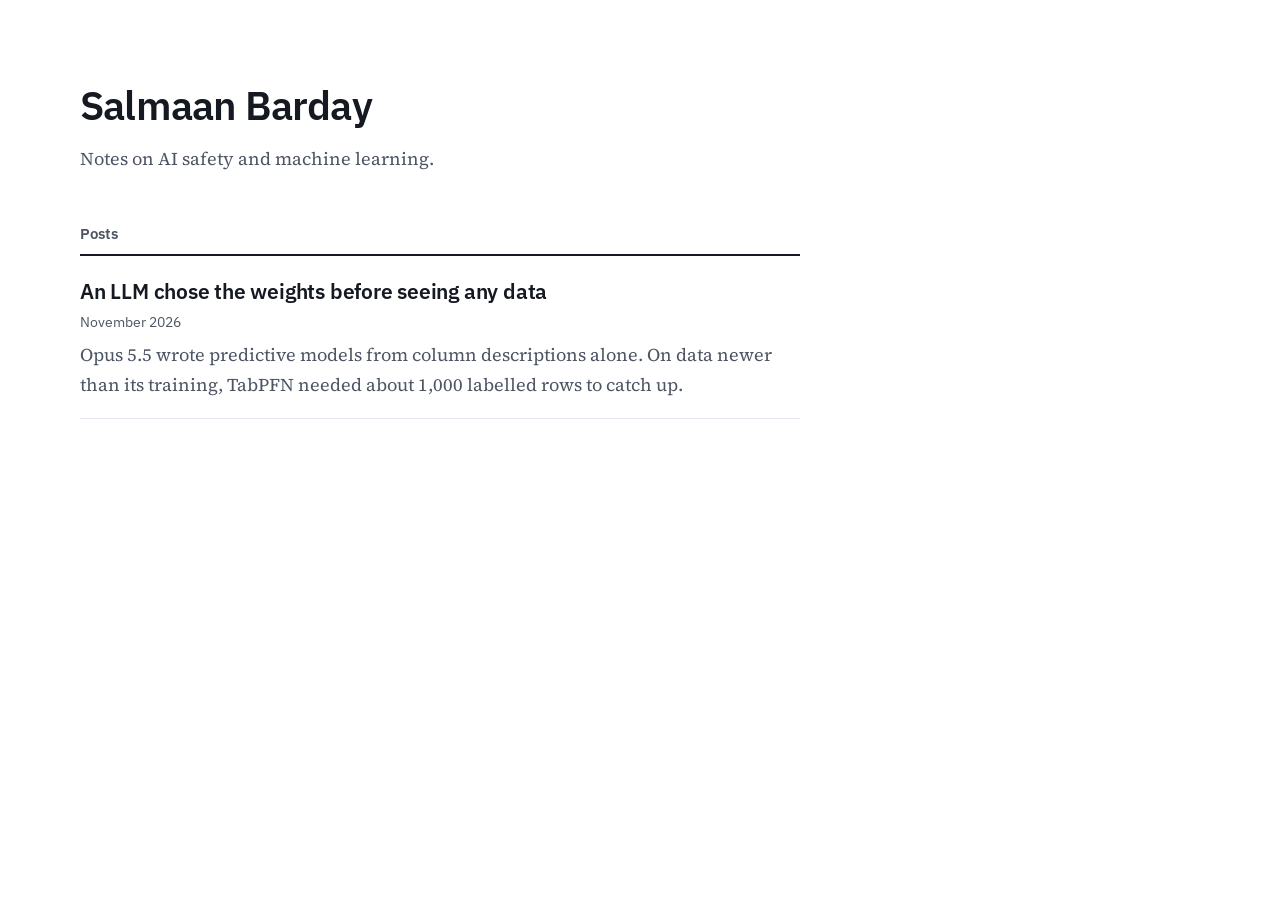
<file: index.html>
<!doctype html>
<html lang="en">
<head>
<meta charset="utf-8">
<meta name="viewport" content="width=device-width, initial-scale=1">
<title>Salmaan Barday</title>
<link rel="stylesheet" href="assets/fonts.css">
<style>
  :root { --bg: #ffffff; --ink: #151a22; --ink2: #4d5564; --rule: #e2e6ec; --accent: #2a78d6; }
  body { margin: 0; background: var(--bg); color: var(--ink); font: 18px/1.65 "Source Serif 4", Georgia, serif; }
  main { max-width: 1120px; margin: 0 auto; padding: 72px 28px; }
  h1, h2, .post a, .post .when { font-family: "IBM Plex Sans", system-ui, sans-serif; }
  h1 { font-size: 40px; font-weight: 600; letter-spacing: -0.02em; margin: 0 0 6px; }
  .sub { color: var(--ink2); margin: 0 0 48px; }
  h2 { font-size: 15px; font-weight: 600; color: var(--ink2); border-bottom: 2px solid var(--ink); padding-bottom: 8px; margin: 0; max-width: 720px; }
  .post { padding: 18px 0; border-bottom: 1px solid var(--rule); max-width: 720px; }
  .post a { color: var(--ink); font-size: 21px; font-weight: 600; text-decoration: none; letter-spacing: -0.01em; }
  .post a:hover, .post a:focus-visible { color: var(--accent); }
  .post .when { font-size: 14px; color: var(--ink2); margin-top: 2px; }
  .post p { margin: 6px 0 0; color: var(--ink2); }
  @media (max-width: 860px) { main { padding: 44px 18px; } h1 { font-size: 30px; } }
</style>
</head>
<body>
<main>
  <h1>Salmaan Barday</h1>
  <p class="sub">Notes on AI safety and machine learning.</p>
  <h2>Posts</h2>
  <div class="post">
    <a href="blog/llm-written-models/">An LLM chose the weights before seeing any data</a>
    <div class="when">November 2026</div>
    <p>Opus 5.5 wrote predictive models from column descriptions alone. On data newer than its training, TabPFN needed about 1,000 labelled rows to catch up.</p>
  </div>
</main>
</body>
</html>
</file>
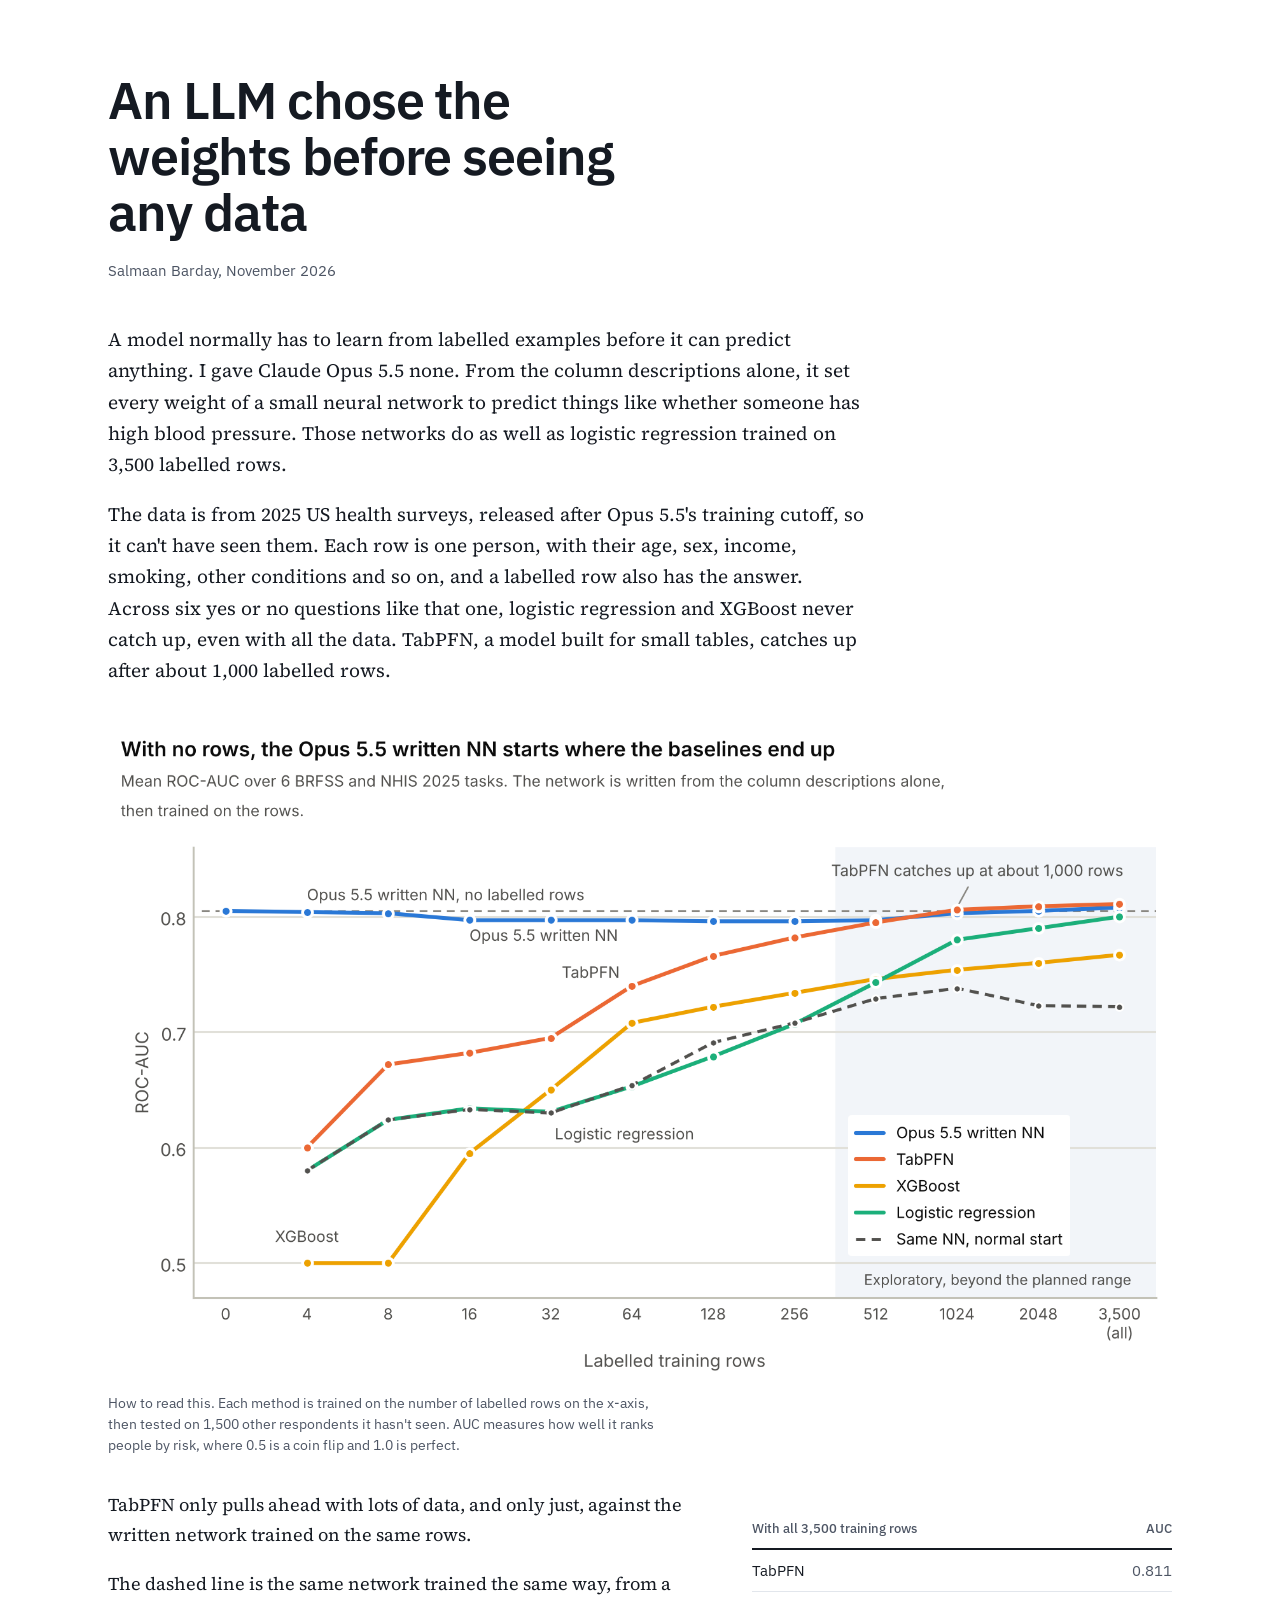
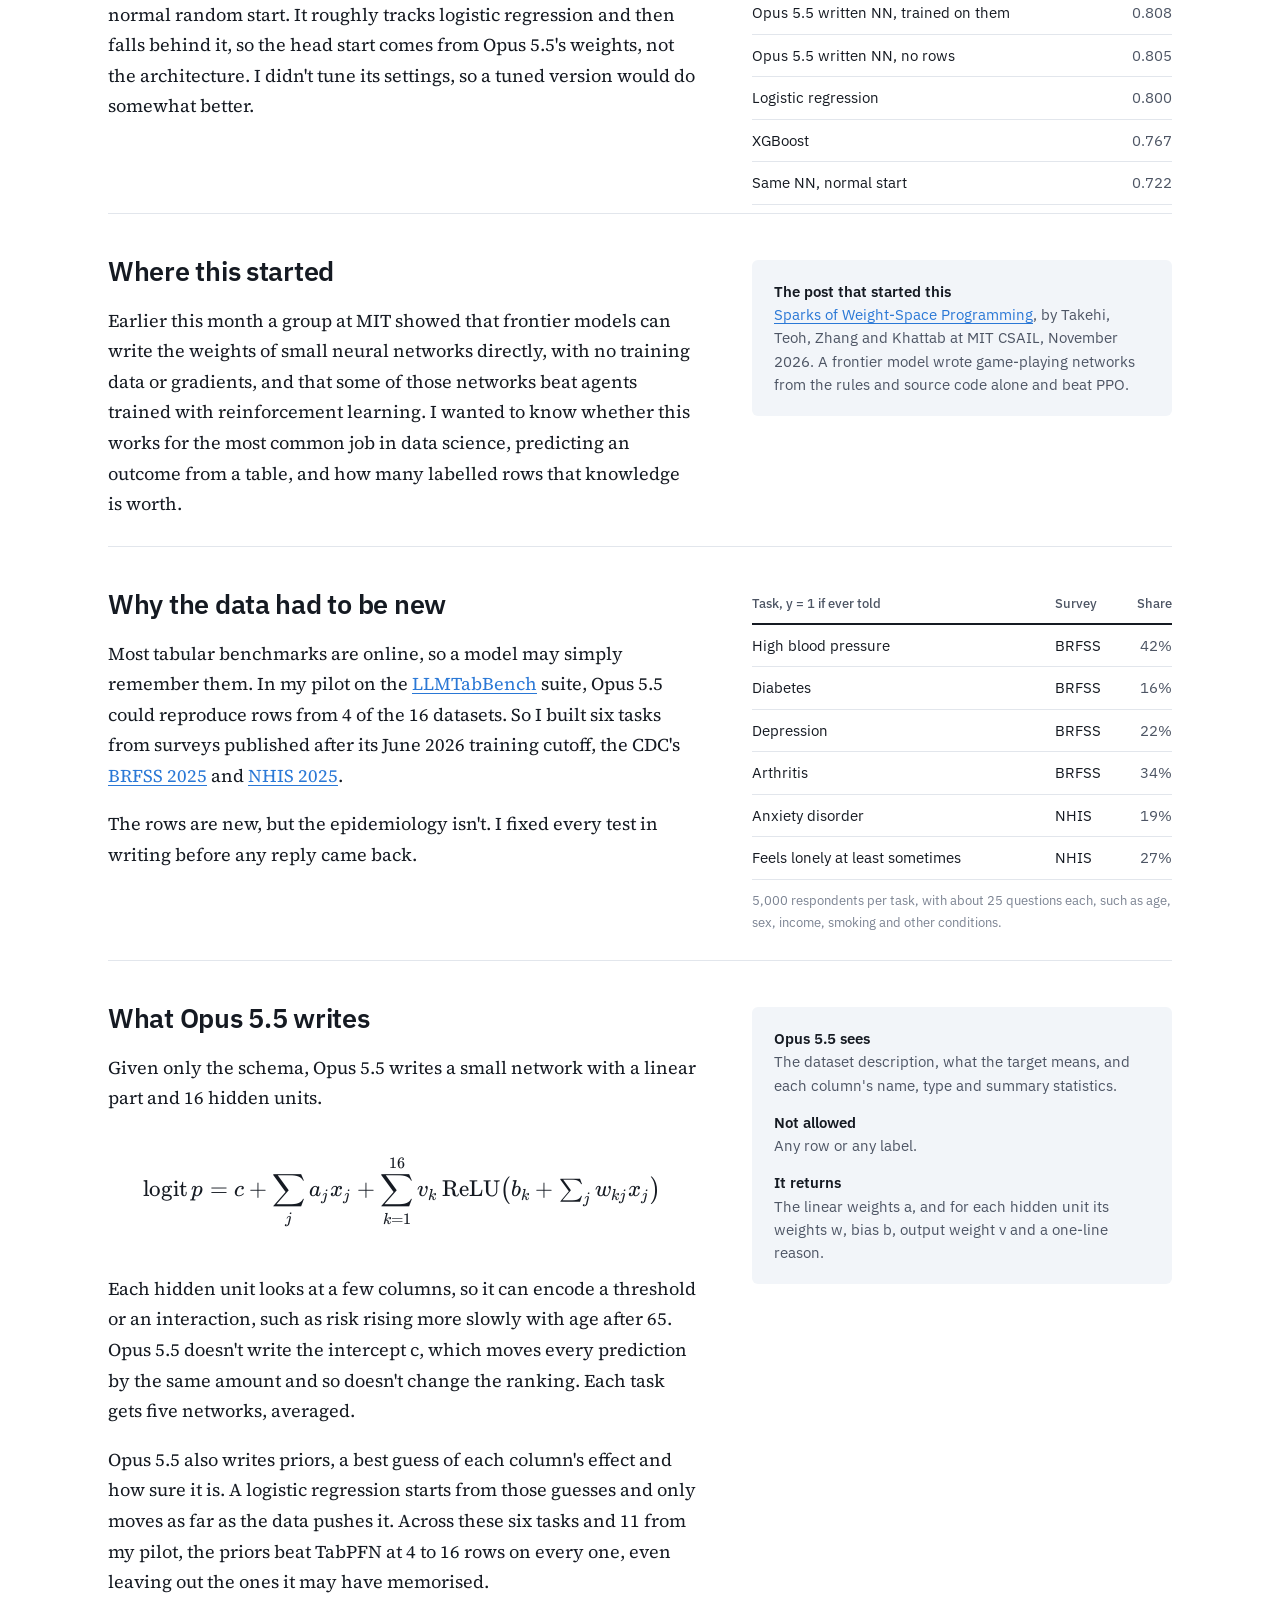
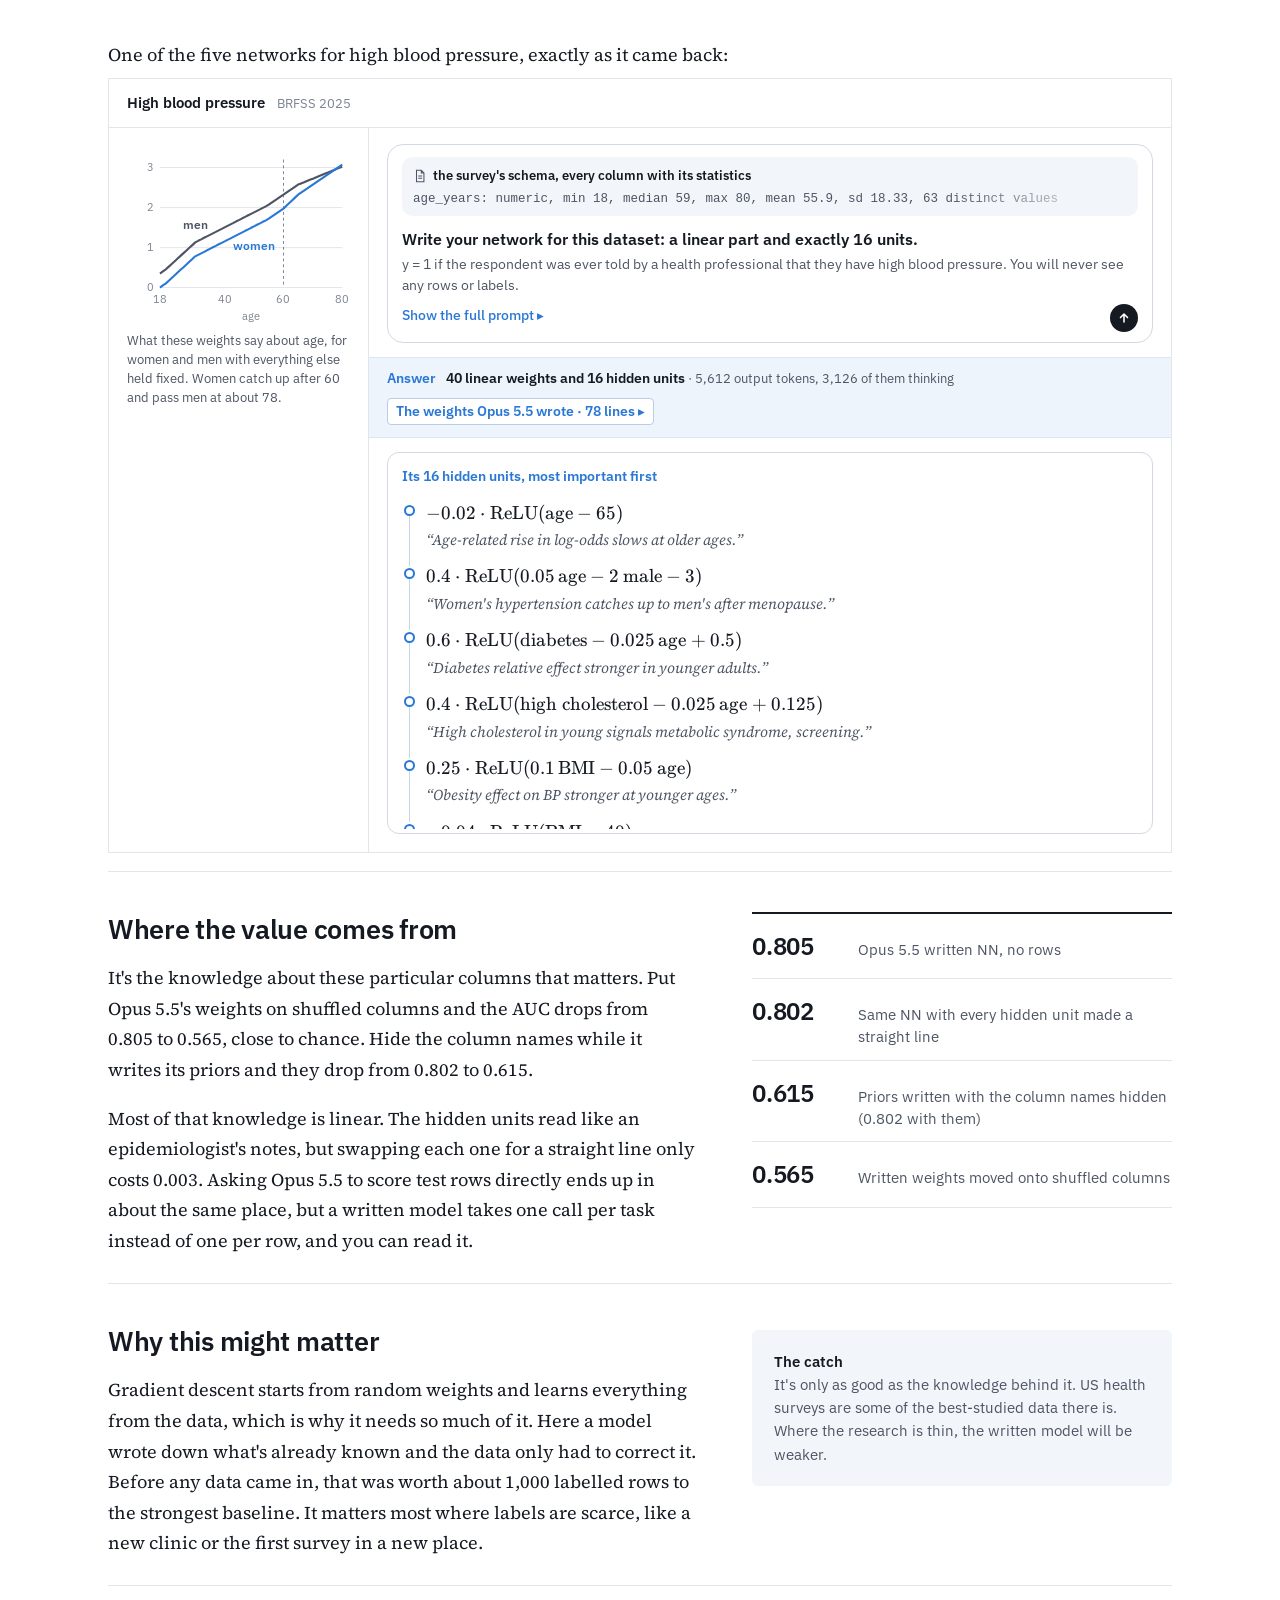
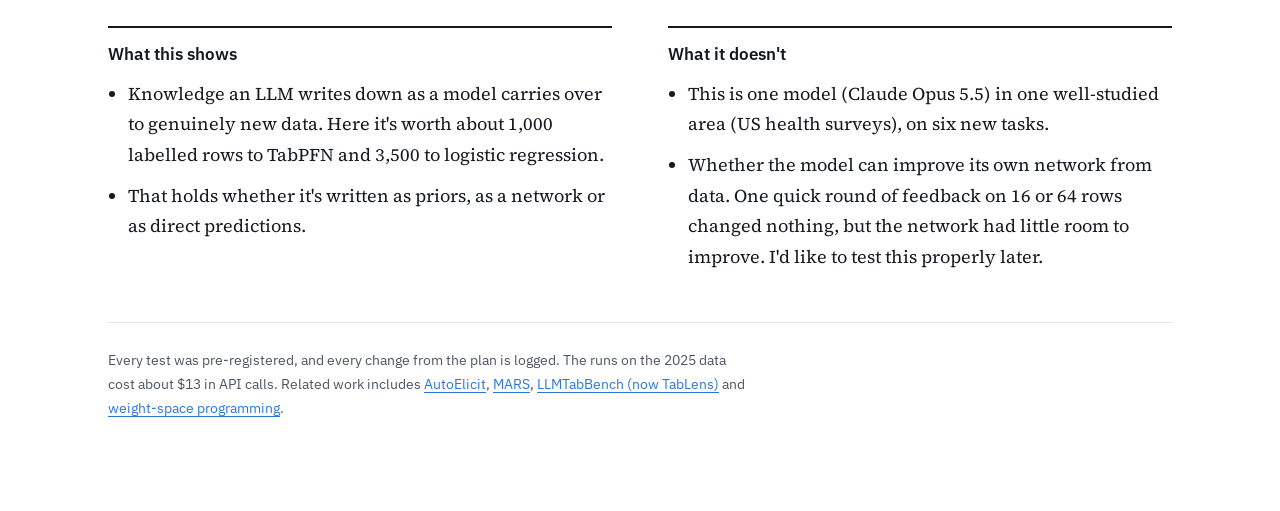
<file: blog/llm-written-models/index.html>
<!doctype html>
<html lang="en">
<head>
<meta charset="utf-8">
<meta name="viewport" content="width=device-width, initial-scale=1">
<title>An LLM chose the weights before seeing any data</title>
<meta name="description" content="On 2025 health-survey data released after its training cutoff, Claude Opus 5.5 set every weight of a small neural network from the column descriptions alone. It matches logistic regression trained on 3,500 rows and beats TabPFN until TabPFN has about 1,000 labelled rows.">
<link rel="stylesheet" href="../../assets/fonts.css">
<link rel="stylesheet" href="../../assets/katex/katex.min.css">
<style>
  :root {
    --bg: #ffffff; --ink: #151a22; --ink2: #4d5564; --muted: #7b8392; --rule: #e2e6ec; --tint: #f2f5f9;
    --accent: #2a78d6;
    --serif: "Source Serif 4", Georgia, serif;
    --sans: "IBM Plex Sans", system-ui, -apple-system, "Segoe UI", sans-serif;
  }
  * { box-sizing: border-box; }
  html { -webkit-text-size-adjust: 100%; }
  body { margin: 0; background: var(--bg); color: var(--ink); font: 18px/1.7 var(--serif); }
  a { color: var(--accent); text-decoration-thickness: 1px; text-underline-offset: 3px; }
  a:focus-visible { outline: 2px solid var(--accent); outline-offset: 2px; border-radius: 2px; }
  .wrap { max-width: 1120px; margin: 0 auto; padding: 0 28px; }
  .row { display: grid; grid-template-columns: minmax(0, 7fr) minmax(0, 5fr); gap: 56px; align-items: start; }
  .row > .side { padding-top: 6px; }
  p { margin: 0 0 18px; }
  h1, h2, h3 { font-family: var(--sans); }

  header { padding: 72px 0 40px; }
  h1 { font-size: 52px; line-height: 1.08; font-weight: 600; letter-spacing: -0.02em; margin: 0 0 18px; max-width: 18ch; }
  .byline { font-family: var(--sans); font-size: 15px; color: var(--ink2); margin: 0 0 40px; }
  .tldr { font-size: 19px; line-height: 1.65; }
  .tldr b { font-family: var(--sans); font-weight: 600; font-size: 15px; display: block; margin-bottom: 6px; color: var(--ink2); }
  .intro { max-width: 760px; }
  .lead-fig { padding-top: 0; border-top: 0; }
  header:has(+ .lead-fig) { padding-bottom: 8px; }
  .lead-fig figure { margin-top: 0; }
  .card-intro { margin: 24px 0 8px; }
  .qa { font-family: var(--sans); margin: 0; border-top: 2px solid var(--ink); }
  .qa div { padding: 14px 0 15px; border-bottom: 1px solid var(--rule); }
  .qa dt { font-size: 14px; color: var(--ink2); margin-bottom: 3px; }
  .qa dd { margin: 0; font-size: 16px; line-height: 1.45; }
  .qa dd strong { font-weight: 600; }

  section { padding: 40px 0 8px; border-top: 1px solid var(--rule); }
  h2 { font-size: 27px; line-height: 1.25; font-weight: 600; letter-spacing: -0.01em; margin: 0 0 18px; }
  h3 { font-size: 15px; font-weight: 600; margin: 0 0 10px; color: var(--ink2); }
  .lede { font-family: var(--sans); font-size: 19px; line-height: 1.5; font-weight: 500; margin-bottom: 18px; }

  .panel { background: var(--tint); border-radius: 6px; padding: 20px 22px 6px; font-family: var(--sans); font-size: 15px; line-height: 1.55; }
  .panel dl { margin: 0; }
  .panel dt { font-weight: 600; }
  .panel dd { margin: 0 0 14px; color: var(--ink2); }
  table.tasks { width: 100%; border-collapse: collapse; font-family: var(--sans); font-size: 15px; }
  table.tasks th { text-align: left; font-weight: 500; color: var(--ink2); font-size: 13px; padding: 0 0 8px; border-bottom: 2px solid var(--ink); }
  table.tasks td { padding: 8px 0; border-bottom: 1px solid var(--rule); vertical-align: top; }
  table.tasks td.n, table.tasks th.n { text-align: right; font-variant-numeric: tabular-nums; }
  table.tasks td.n { color: var(--ink2); }
  .note { font-family: var(--sans); font-size: 13px; color: var(--muted); margin-top: 10px; }
  table.allrows { margin-top: 28px; }

  .formula { font-size: clamp(12px, 1.6vw, 19px); margin: 6px 0 22px; overflow-x: auto; overflow-y: hidden; padding: 4px 0; }
  .card { border: 1px solid var(--rule); margin: 6px 0 10px; font-family: var(--sans); background: var(--bg); }
  .card-top { display: flex; flex-wrap: wrap; align-items: baseline; gap: 4px 12px; padding: 11px 18px; border-bottom: 1px solid var(--rule); }
  .card-top b { font-size: 15px; font-weight: 600; }
  .card-top span { font-size: 13px; color: var(--muted); }
  .card-body { display: grid; grid-template-columns: 260px minmax(0, 1fr); }
  .card-left { padding: 18px 18px 14px; border-right: 1px solid var(--rule); }
  .agechart { display: block; width: 100%; height: auto; }
  .agechart .cg { stroke: var(--rule); stroke-width: 1; }
  .agechart .c60 { stroke: var(--muted); stroke-width: 1; stroke-dasharray: 3 3; }
  .agechart .ct { font: 11px var(--sans); fill: var(--muted); }
  .agechart .cl { font: 600 12px var(--sans); }
  .agechart .cf { fill: none; stroke: var(--accent); stroke-width: 2.2; stroke-linejoin: round; }
  .agechart .cm { fill: none; stroke: var(--ink2); stroke-width: 2.2; stroke-linejoin: round; }
  .agechart .cf-t { fill: var(--accent); } .agechart .cm-t { fill: var(--ink2); }
  .card-cap { font-size: 13px; line-height: 1.45; color: var(--ink2); margin: 8px 0 0; }
  .card-main { padding: 16px 18px 18px; min-width: 0; }
  .prompt { border: 1px solid #d3d9e2; border-radius: 16px; padding: 12px 14px 10px; }
  .pill { background: var(--tint); border-radius: 10px; padding: 8px 11px 7px; font-size: 13px; }
  .pill .pl { display: flex; align-items: center; gap: 6px; font-weight: 600; color: var(--ink); }
  .pill svg { width: 14px; height: 14px; fill: none; stroke: var(--ink2); stroke-width: 1.2; flex: none; }
  .pill code { display: block; margin-top: 3px; font: 12.5px/1.5 ui-monospace, "SF Mono", Menlo, Consolas, monospace; color: var(--ink2);
    white-space: nowrap; overflow: hidden; -webkit-mask-image: linear-gradient(90deg, #000 75%, transparent); mask-image: linear-gradient(90deg, #000 75%, transparent); }
  .prompt .ask { font-size: 16px; font-weight: 600; line-height: 1.4; margin: 12px 0 4px; }
  .prompt .rule { font-size: 14px; line-height: 1.5; color: var(--ink2); margin: 0 0 8px; }
  .pfoot { display: flex; justify-content: space-between; align-items: flex-start; gap: 12px; }
  .pfoot details { min-width: 0; flex: 1; }
  .send { width: 28px; height: 28px; border-radius: 50%; background: var(--ink); display: grid; place-items: center; flex: none; }
  .send svg { width: 14px; height: 14px; fill: none; stroke: #fff; stroke-width: 1.8; stroke-linecap: round; stroke-linejoin: round; }
  .card summary { color: var(--accent); font-size: 13.5px; font-weight: 500; cursor: pointer; list-style: none; }
  .card summary::-webkit-details-marker { display: none; }
  .card summary::after { content: " \25B8"; }
  .card details[open] > summary::after { content: " \25BE"; }
  .card summary:focus-visible { outline: 2px solid var(--accent); outline-offset: 2px; border-radius: 2px; }
  pre.code { max-height: 320px; overflow: auto; background: var(--tint); border-radius: 8px; padding: 10px 12px; margin: 8px 0 2px;
    font: 12px/1.5 ui-monospace, "SF Mono", Menlo, Consolas, monospace; color: var(--ink); white-space: pre-wrap; word-break: break-word; }
  .answer { background: #edf4fc; margin: 14px -18px; padding: 10px 18px 11px; border-top: 1px solid #dbe6f3; border-bottom: 1px solid #dbe6f3; }
  .answer p { margin: 0 0 6px; font-size: 14px; line-height: 1.5; }
  .answer .lab { color: var(--accent); font-weight: 600; margin-right: 10px; }
  .answer .res { font-weight: 600; color: var(--ink); }
  .answer .meta { color: var(--ink2); font-size: 13px; }
  .answer summary { display: inline-block; border: 1px solid #b9cde6; border-radius: 4px; padding: 1px 8px; background: var(--bg); font-weight: 600; }
  .units-box { border: 1px solid #d3d9e2; border-radius: 12px; padding: 12px 10px 4px 14px; }
  .units-box h4 { margin: 0 0 10px; font-size: 14px; color: var(--accent); font-weight: 600; }
  ol.tl { list-style: none; margin: 0; padding: 0 8px 0 0; max-height: 330px; overflow-y: auto; }
  ol.tl li { position: relative; padding: 0 0 12px 24px; }
  ol.tl li::before { content: ""; position: absolute; left: 2px; top: 6px; width: 7px; height: 7px; border: 2px solid var(--accent); border-radius: 50%; background: var(--bg); z-index: 1; }
  ol.tl li::after { content: ""; position: absolute; left: 7px; top: 16px; bottom: -4px; width: 1px; background: #c5d5ea; }
  ol.tl li:last-child::after { display: none; }
  ol.tl .m { font-size: 16px; overflow-x: auto; overflow-y: hidden; padding: 1px 0; }
  ol.tl .why { margin: 1px 0 0; font: italic 15px/1.45 var(--serif); color: var(--ink2); }

  .nums { font-family: var(--sans); border-top: 2px solid var(--ink); margin: 0; }
  .nums div { display: grid; grid-template-columns: 92px 1fr; gap: 14px; padding: 12px 0; border-bottom: 1px solid var(--rule); align-items: baseline; }
  .nums dt { font-size: 24px; font-weight: 600; font-variant-numeric: tabular-nums; letter-spacing: -0.01em; }
  .nums dd { margin: 0; font-size: 15px; color: var(--ink2); line-height: 1.45; }

  figure { margin: 30px 0 34px; }
  figure a { display: block; }
  figure img { width: 100%; height: auto; display: block; }
  figcaption { font-family: var(--sans); font-size: 14px; color: var(--ink2); max-width: 70ch; margin-top: 8px; line-height: 1.5; }

  .cols2 { display: grid; grid-template-columns: 1fr 1fr; gap: 56px; }
  .cols2 h3 { color: var(--ink); font-size: 17px; border-top: 2px solid var(--ink); padding-top: 12px; }
  .cols2 ul { margin: 0; padding-left: 20px; }
  .cols2 li { margin-bottom: 10px; }
  footer { border-top: 1px solid var(--rule); margin-top: 32px; padding: 26px 0 72px; font-family: var(--sans); font-size: 14px; color: var(--ink2); }
  footer p { max-width: 80ch; }

  @media (max-width: 760px) {
    .row, .cols2 { grid-template-columns: minmax(0, 1fr); gap: 26px; }
  }
  @media (max-width: 860px) {
    .wrap { padding: 0 18px; }
    header { padding: 44px 0 24px; }
    h1 { font-size: 36px; }
    body { font-size: 17px; }
    .card-body { grid-template-columns: minmax(0, 1fr); }
    .card-left { border-right: 0; border-bottom: 1px solid var(--rule); }
    .agechart { max-width: 340px; }
    .formula { font-size: 13.5px; }
  }
  @media (max-width: 420px) {
    .formula { font-size: 12.5px; }
  }
  @media (max-width: 370px) {
    .formula { font-size: 11.8px; }
    ol.tl .m { font-size: 15px; }
  }
</style>
</head>
<body>
<div class="wrap">

<header>
  <h1>An LLM chose the weights before seeing any data</h1>
  <p class="byline">Salmaan Barday, November 2026</p>
  <div class="intro">
    <div class="tldr">
      <p>A model normally has to learn from labelled examples before it can predict anything. I gave Claude Opus 5.5
      none. From the column descriptions alone, it set every weight of a small neural network to predict things like
      whether someone has high blood pressure. Those networks do as well as logistic regression trained on 3,500
      labelled rows.</p>
      <p>The data is from 2025 US health surveys, released after Opus 5.5's training cutoff, so it can't have seen
      them. Each row is one person, with their age, sex, income, smoking, other conditions and so on, and a labelled
      row also has the answer. Across six yes or no questions like that one, logistic regression and XGBoost never
      catch up, even with all the data. TabPFN, a model built for small tables, catches up after about 1,000 labelled
      rows.</p>
    </div>
  </div>
</header>

<section class="lead-fig">
  <figure>
    <a href="fig1_auc_vs_rows.png"><img src="fig1_auc_vs_rows.png" alt="Line chart of ROC-AUC against labelled training rows, from 0 to all 3,500. The Opus 5.5 written NN stays near 0.80 throughout. TabPFN rises from 0.60 at 4 rows to 0.78 at 256 and passes the written network at about 1,000 rows, ending at 0.811. Logistic regression reaches 0.80 only with all 3,500 rows. XGBoost ends at 0.77. The same NN with a normal random start follows logistic regression up to 256 rows, peaks at 0.738 and ends at 0.722."></a>
    <figcaption>How to read this. Each method is trained on the number of labelled rows on the x-axis, then tested on
    1,500 other respondents it hasn't seen. AUC measures how well it ranks people by risk, where 0.5 is a coin flip and
    1.0 is perfect.</figcaption>
  </figure>
  <div class="row">
    <div>
      <p>TabPFN only pulls ahead with lots of data, and only just, against the written network trained on the same
      rows.</p>
      <p>The dashed line is the same network trained the same way, from a normal random start. It roughly tracks
      logistic regression and then falls behind it, so the head start comes from Opus 5.5's weights, not the
      architecture. I didn't tune its settings, so a tuned version would do somewhat better.</p>
    </div>
    <div>
    <table class="tasks allrows">
      <thead><tr><th>With all 3,500 training rows</th><th class="n">AUC</th></tr></thead>
      <tbody>
        <tr><td>TabPFN</td><td class="n">0.811</td></tr>
        <tr><td>Opus 5.5 written NN, trained on them</td><td class="n">0.808</td></tr>
        <tr><td>Opus 5.5 written NN, no rows</td><td class="n">0.805</td></tr>
        <tr><td>Logistic regression</td><td class="n">0.800</td></tr>
        <tr><td>XGBoost</td><td class="n">0.767</td></tr>
        <tr><td>Same NN, normal start</td><td class="n">0.722</td></tr>
      </tbody>
    </table>
    </div>
  </div>
</section>

<section>
  <div class="row">
    <div>
      <h2>Where this started</h2>
      <p>Earlier this month a group at MIT showed that frontier models can write the weights of small neural networks
      directly, with no training data or gradients, and that some of those networks beat agents trained with
      reinforcement learning. I wanted to know whether this works for the most common job in data science, predicting
      an outcome from a table, and how many labelled rows that knowledge is worth.</p>
    </div>
    <div class="side">
      <div class="panel">
        <dl>
          <dt>The post that started this</dt>
          <dd><a href="https://rikiyat.github.io/blog/weight-space-programming/">Sparks of Weight-Space Programming</a>,
            by Takehi, Teoh, Zhang and Khattab at MIT CSAIL, November 2026. A frontier model wrote game-playing networks
            from the rules and source code alone and beat PPO.</dd>
        </dl>
      </div>
    </div>
  </div>
</section>

<section>
  <div class="row">
    <div>
      <h2>Why the data had to be new</h2>
      <p>Most tabular benchmarks are online, so a model may simply remember them. In my pilot on the
      <a href="https://arxiv.org/abs/2605.24417">LLMTabBench</a> suite, Opus 5.5 could reproduce rows from 4 of the 16
      datasets. So I built six tasks from surveys published after its June 2026 training cutoff, the CDC's
      <a href="https://www.cdc.gov/brfss/annual_data/annual_2025.html">BRFSS 2025</a> and
      <a href="https://www.cdc.gov/nchs/nhis/">NHIS 2025</a>.</p>
      <p>The rows are new, but the epidemiology isn't. I fixed every test in writing before any reply came back.</p>
    </div>
    <div class="side">
      <table class="tasks">
        <thead><tr><th>Task, y = 1 if ever told</th><th>Survey</th><th class="n">Share</th></tr></thead>
        <tbody>
          <tr><td>High blood pressure</td><td>BRFSS</td><td class="n">42%</td></tr>
          <tr><td>Diabetes</td><td>BRFSS</td><td class="n">16%</td></tr>
          <tr><td>Depression</td><td>BRFSS</td><td class="n">22%</td></tr>
          <tr><td>Arthritis</td><td>BRFSS</td><td class="n">34%</td></tr>
          <tr><td>Anxiety disorder</td><td>NHIS</td><td class="n">19%</td></tr>
          <tr><td>Feels lonely at least sometimes</td><td>NHIS</td><td class="n">27%</td></tr>
        </tbody>
      </table>
      <p class="note">5,000 respondents per task, with about 25 questions each, such as age, sex, income, smoking and
      other conditions.</p>
    </div>
  </div>
</section>

<section>
  <div class="row">
    <div>
      <h2>What Opus 5.5 writes</h2>
      <p>Given only the schema, Opus 5.5 writes a small network with a linear part and 16 hidden units.</p>
      <div class="formula"><span class="katex-display"><span class="katex"><span class="katex-html" aria-hidden="true"><span class="base"><span class="strut" style="height:0.8889em;vertical-align:-0.1944em;"></span><span class="mop"><span class="mord mathrm">logit</span></span><span class="mspace" style="margin-right:0.1667em;"></span><span class="mord mathnormal">p</span><span class="mspace" style="margin-right:0.2778em;"></span><span class="mrel">=</span><span class="mspace" style="margin-right:0.2778em;"></span></span><span class="base"><span class="strut" style="height:0.6667em;vertical-align:-0.0833em;"></span><span class="mord mathnormal">c</span><span class="mspace" style="margin-right:0.2222em;"></span><span class="mbin">+</span><span class="mspace" style="margin-right:0.2222em;"></span></span><span class="base"><span class="strut" style="height:2.4638em;vertical-align:-1.4138em;"></span><span class="mop op-limits"><span class="vlist-t vlist-t2"><span class="vlist-r"><span class="vlist" style="height:1.05em;"><span style="top:-1.8723em;margin-left:0em;"><span class="pstrut" style="height:3.05em;"></span><span class="sizing reset-size6 size3 mtight"><span class="mord mathnormal mtight" style="margin-right:0.05724em;">j</span></span></span><span style="top:-3.05em;"><span class="pstrut" style="height:3.05em;"></span><span><span class="mop op-symbol large-op">∑</span></span></span></span><span class="vlist-s">​</span></span><span class="vlist-r"><span class="vlist" style="height:1.4138em;"><span></span></span></span></span></span><span class="mspace" style="margin-right:0.1667em;"></span><span class="mord"><span class="mord mathnormal">a</span><span class="msupsub"><span class="vlist-t vlist-t2"><span class="vlist-r"><span class="vlist" style="height:0.3117em;"><span style="top:-2.55em;margin-left:0em;margin-right:0.05em;"><span class="pstrut" style="height:2.7em;"></span><span class="sizing reset-size6 size3 mtight"><span class="mord mathnormal mtight" style="margin-right:0.05724em;">j</span></span></span></span><span class="vlist-s">​</span></span><span class="vlist-r"><span class="vlist" style="height:0.2861em;"><span></span></span></span></span></span></span><span class="mord"><span class="mord mathnormal">x</span><span class="msupsub"><span class="vlist-t vlist-t2"><span class="vlist-r"><span class="vlist" style="height:0.3117em;"><span style="top:-2.55em;margin-left:0em;margin-right:0.05em;"><span class="pstrut" style="height:2.7em;"></span><span class="sizing reset-size6 size3 mtight"><span class="mord mathnormal mtight" style="margin-right:0.05724em;">j</span></span></span></span><span class="vlist-s">​</span></span><span class="vlist-r"><span class="vlist" style="height:0.2861em;"><span></span></span></span></span></span></span><span class="mspace" style="margin-right:0.2222em;"></span><span class="mbin">+</span><span class="mspace" style="margin-right:0.2222em;"></span></span><span class="base"><span class="strut" style="height:3.1032em;vertical-align:-1.3021em;"></span><span class="mop op-limits"><span class="vlist-t vlist-t2"><span class="vlist-r"><span class="vlist" style="height:1.8011em;"><span style="top:-1.8479em;margin-left:0em;"><span class="pstrut" style="height:3.05em;"></span><span class="sizing reset-size6 size3 mtight"><span class="mord mtight"><span class="mord mathnormal mtight" style="margin-right:0.03148em;">k</span><span class="mrel mtight">=</span><span class="mord mtight">1</span></span></span></span><span style="top:-3.05em;"><span class="pstrut" style="height:3.05em;"></span><span><span class="mop op-symbol large-op">∑</span></span></span><span style="top:-4.3em;margin-left:0em;"><span class="pstrut" style="height:3.05em;"></span><span class="sizing reset-size6 size3 mtight"><span class="mord mtight"><span class="mord mtight">16</span></span></span></span></span><span class="vlist-s">​</span></span><span class="vlist-r"><span class="vlist" style="height:1.3021em;"><span></span></span></span></span></span><span class="mspace" style="margin-right:0.1667em;"></span><span class="mord"><span class="mord mathnormal" style="margin-right:0.03588em;">v</span><span class="msupsub"><span class="vlist-t vlist-t2"><span class="vlist-r"><span class="vlist" style="height:0.3361em;"><span style="top:-2.55em;margin-left:-0.0359em;margin-right:0.05em;"><span class="pstrut" style="height:2.7em;"></span><span class="sizing reset-size6 size3 mtight"><span class="mord mathnormal mtight" style="margin-right:0.03148em;">k</span></span></span></span><span class="vlist-s">​</span></span><span class="vlist-r"><span class="vlist" style="height:0.15em;"><span></span></span></span></span></span></span><span class="mspace" style="margin-right:0.1667em;"></span><span class="mord"><span class="mord mathrm">ReLU</span></span><span class="mord"><span class="delimsizing size1">(</span></span><span class="mord"><span class="mord mathnormal">b</span><span class="msupsub"><span class="vlist-t vlist-t2"><span class="vlist-r"><span class="vlist" style="height:0.3361em;"><span style="top:-2.55em;margin-left:0em;margin-right:0.05em;"><span class="pstrut" style="height:2.7em;"></span><span class="sizing reset-size6 size3 mtight"><span class="mord mathnormal mtight" style="margin-right:0.03148em;">k</span></span></span></span><span class="vlist-s">​</span></span><span class="vlist-r"><span class="vlist" style="height:0.15em;"><span></span></span></span></span></span></span><span class="mspace" style="margin-right:0.2222em;"></span><span class="mbin">+</span><span class="mspace" style="margin-right:0.2222em;"></span></span><span class="base"><span class="strut" style="height:1.2858em;vertical-align:-0.4358em;"></span><span class="mop"><span class="mop op-symbol small-op" style="position:relative;top:0em;">∑</span><span class="msupsub"><span class="vlist-t vlist-t2"><span class="vlist-r"><span class="vlist" style="height:0.162em;"><span style="top:-2.4003em;margin-left:0em;margin-right:0.05em;"><span class="pstrut" style="height:2.7em;"></span><span class="sizing reset-size6 size3 mtight"><span class="mord mathnormal mtight" style="margin-right:0.05724em;">j</span></span></span></span><span class="vlist-s">​</span></span><span class="vlist-r"><span class="vlist" style="height:0.4358em;"><span></span></span></span></span></span></span><span class="mspace" style="margin-right:0.1667em;"></span><span class="mord"><span class="mord mathnormal" style="margin-right:0.02691em;">w</span><span class="msupsub"><span class="vlist-t vlist-t2"><span class="vlist-r"><span class="vlist" style="height:0.3361em;"><span style="top:-2.55em;margin-left:-0.0269em;margin-right:0.05em;"><span class="pstrut" style="height:2.7em;"></span><span class="sizing reset-size6 size3 mtight"><span class="mord mtight"><span class="mord mathnormal mtight" style="margin-right:0.05724em;">kj</span></span></span></span></span><span class="vlist-s">​</span></span><span class="vlist-r"><span class="vlist" style="height:0.2861em;"><span></span></span></span></span></span></span><span class="mord"><span class="mord mathnormal">x</span><span class="msupsub"><span class="vlist-t vlist-t2"><span class="vlist-r"><span class="vlist" style="height:0.3117em;"><span style="top:-2.55em;margin-left:0em;margin-right:0.05em;"><span class="pstrut" style="height:2.7em;"></span><span class="sizing reset-size6 size3 mtight"><span class="mord mathnormal mtight" style="margin-right:0.05724em;">j</span></span></span></span><span class="vlist-s">​</span></span><span class="vlist-r"><span class="vlist" style="height:0.2861em;"><span></span></span></span></span></span></span><span class="mord"><span class="delimsizing size1">)</span></span></span></span></span></span></div>
      <p>Each hidden unit looks at a few columns, so it can encode a threshold or an interaction, such as risk rising more
      slowly with age after 65. Opus 5.5 doesn't write the intercept c, which moves every prediction by the same amount
      and so doesn't change the ranking. Each task gets five networks, averaged.</p>
      <p>Opus 5.5 also writes priors, a best guess of each column's effect and how sure it is. A logistic regression
      starts from those guesses and only moves as far as the data pushes it. Across these six tasks and 11 from my
      pilot, the priors beat TabPFN at 4 to 16 rows on every one, even leaving out the ones it may have memorised.</p>
    </div>
    <div class="side">
      <div class="panel">
        <dl>
          <dt>Opus 5.5 sees</dt><dd>The dataset description, what the target means, and each column's name, type and
            summary statistics.</dd>
          <dt>Not allowed</dt><dd>Any row or any label.</dd>
          <dt>It returns</dt><dd>The linear weights a, and for each hidden unit its weights w, bias b, output weight v
            and a one-line reason.</dd>
        </dl>
      </div>
    </div>
  </div>
  <p class="card-intro">One of the five networks for high blood pressure, exactly as it came back:</p>
  <figure class="card" aria-label="One of the networks Opus 5.5 wrote for high blood pressure, with the prompt it was given">
    <div class="card-top"><b>High blood pressure</b><span>BRFSS 2025</span></div>
    <div class="card-body">
      <div class="card-left">
        <svg viewBox="0 0 230 184" class="agechart" role="img" aria-label="Log-odds of high blood pressure by age, from this network. Both lines rise with age. Men sit 0.35 above women until 60, then women catch up and pass men at about 78."><line x1="34" x2="222" y1="146.0" y2="146.0" class="cg"/><text x="28" y="150.0" text-anchor="end" class="ct">0</text><line x1="34" x2="222" y1="104.8" y2="104.8" class="cg"/><text x="28" y="108.8" text-anchor="end" class="ct">1</text><line x1="34" x2="222" y1="63.5" y2="63.5" class="cg"/><text x="28" y="67.5" text-anchor="end" class="ct">2</text><line x1="34" x2="222" y1="22.2" y2="22.2" class="cg"/><text x="28" y="26.2" text-anchor="end" class="ct">3</text><text x="34.0" y="162" text-anchor="middle" class="ct">18</text><text x="100.7" y="162" text-anchor="middle" class="ct">40</text><text x="161.4" y="162" text-anchor="middle" class="ct">60</text><text x="222.0" y="162" text-anchor="middle" class="ct">80</text><line x1="161.4" x2="161.4" y1="14" y2="146" class="c60"/><path d="M34.0,131.6 L37.0,129.4 L40.1,127.2 L43.1,124.4 L46.1,121.7 L49.2,118.9 L52.2,116.1 L55.2,113.3 L58.3,110.5 L61.3,107.7 L64.3,105.0 L67.4,102.2 L70.4,99.4 L73.4,97.8 L76.5,96.3 L79.5,94.7 L82.5,93.2 L85.5,91.7 L88.6,90.1 L91.6,88.6 L94.6,87.0 L97.7,85.5 L100.7,83.9 L103.7,82.4 L106.8,80.8 L109.8,79.3 L112.8,77.7 L115.9,76.2 L118.9,74.6 L121.9,73.1 L125.0,71.5 L128.0,70.0 L131.0,68.5 L134.1,66.9 L137.1,65.4 L140.1,63.8 L143.2,62.3 L146.2,60.5 L149.2,58.4 L152.3,56.3 L155.3,54.3 L158.3,52.2 L161.4,50.2 L164.4,48.1 L167.4,46.0 L170.5,44.0 L173.5,41.9 L176.5,39.8 L179.5,38.6 L182.6,37.4 L185.6,36.1 L188.6,34.9 L191.7,33.7 L194.7,32.4 L197.7,31.2 L200.8,29.9 L203.8,28.7 L206.8,27.5 L209.9,26.2 L212.9,25.0 L215.9,23.8 L219.0,22.5 L222.0,21.3" class="cm"/><path d="M34.0,146.0 L37.0,143.8 L40.1,141.7 L43.1,138.9 L46.1,136.1 L49.2,133.3 L52.2,130.5 L55.2,127.7 L58.3,125.0 L61.3,122.2 L64.3,119.4 L67.4,116.6 L70.4,113.8 L73.4,112.3 L76.5,110.7 L79.5,109.2 L82.5,107.6 L85.5,106.1 L88.6,104.5 L91.6,103.0 L94.6,101.4 L97.7,99.9 L100.7,98.4 L103.7,96.8 L106.8,95.3 L109.8,93.7 L112.8,92.2 L115.9,90.6 L118.9,89.1 L121.9,87.5 L125.0,86.0 L128.0,84.4 L131.0,82.9 L134.1,81.3 L137.1,79.8 L140.1,78.2 L143.2,76.7 L146.2,74.9 L149.2,72.8 L152.3,70.8 L155.3,68.7 L158.3,66.7 L161.4,64.6 L164.4,61.7 L167.4,58.8 L170.5,55.9 L173.5,53.0 L176.5,50.2 L179.5,48.1 L182.6,46.0 L185.6,44.0 L188.6,41.9 L191.7,39.8 L194.7,37.8 L197.7,35.7 L200.8,33.7 L203.8,31.6 L206.8,29.5 L209.9,27.5 L212.9,25.4 L215.9,23.3 L219.0,21.3 L222.0,19.2" class="cf"/><text x="70.4" y="85.4" text-anchor="middle" class="cl cm-t">men</text><text x="131.0" y="106.9" text-anchor="middle" class="cl cf-t">women</text><text x="128" y="179" text-anchor="middle" class="ct">age</text></svg>
        <p class="card-cap">What these weights say about age, for women and men with everything else held fixed. Women
        catch up after 60 and pass men at about 78.</p>
      </div>
      <div class="card-main">
        <div class="prompt">
          <div class="pill"><span class="pl"><svg viewBox="0 0 16 16" aria-hidden="true"><path d="M4 1.5h5.5L12.5 4.5V14.5H4z M9.5 1.5V4.5H12.5 M6 8h4.5 M6 10.5h4.5" /></svg>the survey's schema, every column with its statistics</span>
            <code>age_years: numeric, min 18, median 59, max 80, mean 55.9, sd 18.33, 63 distinct values</code></div>
          <p class="ask">Write your network for this dataset: a linear part and exactly 16 units.</p>
          <p class="rule">y = 1 if the respondent was ever told by a health professional that they have high blood pressure.
          You will never see any rows or labels.</p>
          <div class="pfoot"><details><summary>Show the full prompt</summary><pre class="code">You are an expert statistician with deep knowledge of the domain each dataset comes from.
You will be shown the schema of a tabular dataset with a binary target. You will never see any rows or labels.
Write down what you already know as a small neural network that predicts y on its own:
    logit = c + sum_j a_j * x_j + sum_k out_k * relu(bias_k + sum_j w_kj * x_j)
with x in RAW units (per year, per point, or 0/1 for an indicator) and c fitted later from data (do not write c).

The network has a linear part and exactly 16 hidden units.
- &quot;linear&quot;: the plain linear effects a_j, per one raw unit, holding the other columns fixed. Check each against the
  column&#x27;s sd: a_j times sd is the effect of a one-sd change, usually below 1 in absolute value and rarely above 2.
  Several columns can measure the same thing; then share the effect between them rather than repeating it.
- &quot;units&quot;: exactly 16 ReLU units, each for a non-linear effect you believe is real: a threshold or hinge (an effect
  that starts or speeds up past a value), saturation, or an interaction (an effect of one column that depends on
  another). A hinge above t on column x has weight 1 on x and bias -t (weight -1 and bias t for below t); its out is
  then the change in slope per raw unit past t. An effect that applies only when two indicators are both 1 has
  weight 1 on each and bias -1; its out is the extra log-odds. Use 1 to 6 inputs per unit. Do not copy linear
  effects into units. Order the units from most to least important. When you run out of strong structure, give the
  weaker effects you still believe in, with a small out, rather than inventing strong ones.

Think it through first. Be calibrated. Do not invent precision. Keep every &quot;why&quot; under 15 words.
Reply with the JSON object only.

---

Dataset: u_brfss_hypertension
Rows: 5000
Binary target: &#x27;target&#x27;. y = 1 means target == &#x27;1&#x27;.

Dataset description (from its source):
y = 1 if the respondent was ever told by a health professional that they have high blood pressure (pregnancy-only and borderline answers excluded); y = 0 otherwise.

Behavioral Risk Factor Surveillance System (BRFSS) 2025: CDC&#x27;s telephone survey of US adults about health-related risk behaviours, chronic conditions and use of preventive services. Each row is one adult respondent. Answers of don&#x27;t know or refused are missing.

Encoded columns (these are the model inputs, in raw units):
- age_years: numeric, min 18, median 59, max 80, mean 55.9, sd 18.33, 63 distinct values
- sex=Male: indicator, 1 if sex is &#x27;Male&#x27;, else 0 (reference level &#x27;Female&#x27;; 48% of rows are 1)
- race_ethnicity=Hispanic: indicator, 1 if race_ethnicity is &#x27;Hispanic&#x27;, else 0 (reference level &#x27;White, non-Hispanic&#x27;; 10% of rows are 1)
- race_ethnicity=Black, non-Hispanic: indicator, 1 if race_ethnicity is &#x27;Black, non-Hispanic&#x27;, else 0 (reference level &#x27;White, non-Hispanic&#x27;; 7% of rows are 1)
- race_ethnicity=Asian, non-Hispanic: indicator, 1 if race_ethnicity is &#x27;Asian, non-Hispanic&#x27;, else 0 (reference level &#x27;White, non-Hispanic&#x27;; 3% of rows are 1)
- race_ethnicity=Multiracial, non-Hispanic: indicator, 1 if race_ethnicity is &#x27;Multiracial, non-Hispanic&#x27;, else 0 (reference level &#x27;White, non-Hispanic&#x27;; 3% of rows are 1)
- race_ethnicity=missing: indicator, 1 if race_ethnicity is &#x27;missing&#x27;, else 0 (reference level &#x27;White, non-Hispanic&#x27;; 2% of rows are 1)
- race_ethnicity=American Indian or Alaskan Native, non-Hispanic: indicator, 1 if race_ethnicity is &#x27;American Indian or Alaskan Native, non-Hispanic&#x27;, else 0 (reference level &#x27;White, non-Hispanic&#x27;; 2% of rows are 1)
- race_ethnicity=Native Hawaiian or other Pacific Islander, non-Hispanic: indicator, 1 if race_ethnicity is &#x27;Native Hawaiian or other Pacific Islander, non-Hispanic&#x27;, else 0 (reference level &#x27;White, non-Hispanic&#x27;; 1% of rows are 1)
- race_ethnicity=Other race, non-Hispanic: indicator, 1 if race_ethnicity is &#x27;Other race, non-Hispanic&#x27;, else 0 (reference level &#x27;White, non-Hispanic&#x27;; 1% of rows are 1)
- education=Graduated high school: indicator, 1 if education is &#x27;Graduated high school&#x27;, else 0 (reference level &#x27;Graduated from college or technical school&#x27;; 27% of rows are 1)
- education=Attended college or technical school: indicator, 1 if education is &#x27;Attended college or technical school&#x27;, else 0 (reference level &#x27;Graduated from college or technical school&#x27;; 26% of rows are 1)
- education=Did not graduate high school: indicator, 1 if education is &#x27;Did not graduate high school&#x27;, else 0 (reference level &#x27;Graduated from college or technical school&#x27;; 6% of rows are 1)
- education=missing: indicator, 1 if education is &#x27;missing&#x27;, else 0 (reference level &#x27;Graduated from college or technical school&#x27;; 1% of rows are 1)
- household_income=missing: indicator, 1 if household_income is &#x27;missing&#x27;, else 0 (reference level &#x27;$50,000 to less than $100,000&#x27;; 19% of rows are 1)
- household_income=$100,000 to less than $200,000: indicator, 1 if household_income is &#x27;$100,000 to less than $200,000&#x27;, else 0 (reference level &#x27;$50,000 to less than $100,000&#x27;; 18% of rows are 1)
- household_income=$35,000 to less than $50,000: indicator, 1 if household_income is &#x27;$35,000 to less than $50,000&#x27;, else 0 (reference level &#x27;$50,000 to less than $100,000&#x27;; 10% of rows are 1)
- household_income=$25,000 to less than $35,000: indicator, 1 if household_income is &#x27;$25,000 to less than $35,000&#x27;, else 0 (reference level &#x27;$50,000 to less than $100,000&#x27;; 9% of rows are 1)
- household_income=$15,000 to less than $25,000: indicator, 1 if household_income is &#x27;$15,000 to less than $25,000&#x27;, else 0 (reference level &#x27;$50,000 to less than $100,000&#x27;; 8% of rows are 1)
- household_income=$200,000 or more: indicator, 1 if household_income is &#x27;$200,000 or more&#x27;, else 0 (reference level &#x27;$50,000 to less than $100,000&#x27;; 7% of rows are 1)
- household_income=Less than $15,000: indicator, 1 if household_income is &#x27;Less than $15,000&#x27;, else 0 (reference level &#x27;$50,000 to less than $100,000&#x27;; 4% of rows are 1)
- marital_status=Never married: indicator, 1 if marital_status is &#x27;Never married&#x27;, else 0 (reference level &#x27;Married&#x27;; 19% of rows are 1)
- marital_status=Divorced: indicator, 1 if marital_status is &#x27;Divorced&#x27;, else 0 (reference level &#x27;Married&#x27;; 12% of rows are 1)
- marital_status=Widowed: indicator, 1 if marital_status is &#x27;Widowed&#x27;, else 0 (reference level &#x27;Married&#x27;; 11% of rows are 1)
- marital_status=Member of an unmarried couple: indicator, 1 if marital_status is &#x27;Member of an unmarried couple&#x27;, else 0 (reference level &#x27;Married&#x27;; 5% of rows are 1)
- marital_status=Separated: indicator, 1 if marital_status is &#x27;Separated&#x27;, else 0 (reference level &#x27;Married&#x27;; 2% of rows are 1)
- marital_status=missing: indicator, 1 if marital_status is &#x27;missing&#x27;, else 0 (reference level &#x27;Married&#x27;; 1% of rows are 1)
- employment=Retired: indicator, 1 if employment is &#x27;Retired&#x27;, else 0 (reference level &#x27;Employed for wages&#x27;; 34% of rows are 1)
- employment=Self-employed: indicator, 1 if employment is &#x27;Self-employed&#x27;, else 0 (reference level &#x27;Employed for wages&#x27;; 9% of rows are 1)
- employment=Unable to work: indicator, 1 if employment is &#x27;Unable to work&#x27;, else 0 (reference level &#x27;Employed for wages&#x27;; 6% of rows are 1)
- employment=Homemaker: indicator, 1 if employment is &#x27;Homemaker&#x27;, else 0 (reference level &#x27;Employed for wages&#x27;; 4% of rows are 1)
- employment=Student: indicator, 1 if employment is &#x27;Student&#x27;, else 0 (reference level &#x27;Employed for wages&#x27;; 3% of rows are 1)
- employment=Out of work for less than 1 year: indicator, 1 if employment is &#x27;Out of work for less than 1 year&#x27;, else 0 (reference level &#x27;Employed for wages&#x27;; 3% of rows are 1)
- employment=missing: indicator, 1 if employment is &#x27;missing&#x27;, else 0 (reference level &#x27;Employed for wages&#x27;; 2% of rows are 1)
- employment=Out of work for 1 year or more: indicator, 1 if employment is &#x27;Out of work for 1 year or more&#x27;, else 0 (reference level &#x27;Employed for wages&#x27;; 2% of rows are 1)
- bmi: numeric, min 12.41, median 27.26, max 91.85, mean 28.4, sd 6.659, 1152 distinct values
- smoking_status=Former smoker: indicator, 1 if smoking_status is &#x27;Former smoker&#x27;, else 0 (reference level &#x27;Never smoked&#x27;; 27% of rows are 1)
- smoking_status=Current smoker, every day: indicator, 1 if smoking_status is &#x27;Current smoker, every day&#x27;, else 0 (reference level &#x27;Never smoked&#x27;; 7% of rows are 1)
- smoking_status=missing: indicator, 1 if smoking_status is &#x27;missing&#x27;, else 0 (reference level &#x27;Never smoked&#x27;; 5% of rows are 1)
- smoking_status=Current smoker, some days: indicator, 1 if smoking_status is &#x27;Current smoker, some days&#x27;, else 0 (reference level &#x27;Never smoked&#x27;; 3% of rows are 1)
- leisure_time_physical_activity_past_30_days=No: indicator, 1 if leisure_time_physical_activity_past_30_days is &#x27;No&#x27;, else 0 (reference level &#x27;Yes&#x27;; 23% of rows are 1)
- leisure_time_physical_activity_past_30_days=missing: indicator, 1 if leisure_time_physical_activity_past_30_days is &#x27;missing&#x27;, else 0 (reference level &#x27;Yes&#x27;; 0% of rows are 1)
- general_health=Very good: indicator, 1 if general_health is &#x27;Very good&#x27;, else 0 (reference level &#x27;Good&#x27;; 33% of rows are 1)
- general_health=Fair: indicator, 1 if general_health is &#x27;Fair&#x27;, else 0 (reference level &#x27;Good&#x27;; 15% of rows are 1)
- general_health=Excellent: indicator, 1 if general_health is &#x27;Excellent&#x27;, else 0 (reference level &#x27;Good&#x27;; 13% of rows are 1)
- general_health=Poor: indicator, 1 if general_health is &#x27;Poor&#x27;, else 0 (reference level &#x27;Good&#x27;; 5% of rows are 1)
- general_health=missing: indicator, 1 if general_health is &#x27;missing&#x27;, else 0 (reference level &#x27;Good&#x27;; 0% of rows are 1)
- days_physical_health_not_good_past_30: numeric, min 0, median 0, max 30, mean 4.7, sd 9.048, 29 distinct values
- days_mental_health_not_good_past_30: numeric, min 0, median 0, max 30, mean 4.579, sd 8.532, 29 distinct values
- has_health_insurance=No: indicator, 1 if has_health_insurance is &#x27;No&#x27;, else 0 (reference level &#x27;Yes&#x27;; 5% of rows are 1)
- has_health_insurance=missing: indicator, 1 if has_health_insurance is &#x27;missing&#x27;, else 0 (reference level &#x27;Yes&#x27;; 4% of rows are 1)
- could_not_afford_to_see_doctor_past_year=Yes: indicator, 1 if could_not_afford_to_see_doctor_past_year is &#x27;Yes&#x27;, else 0 (reference level &#x27;No&#x27;; 9% of rows are 1)
- could_not_afford_to_see_doctor_past_year=missing: indicator, 1 if could_not_afford_to_see_doctor_past_year is &#x27;missing&#x27;, else 0 (reference level &#x27;No&#x27;; 0% of rows are 1)
- serious_difficulty_walking_or_climbing_stairs=Yes: indicator, 1 if serious_difficulty_walking_or_climbing_stairs is &#x27;Yes&#x27;, else 0 (reference level &#x27;No&#x27;; 16% of rows are 1)
- serious_difficulty_walking_or_climbing_stairs=missing: indicator, 1 if serious_difficulty_walking_or_climbing_stairs is &#x27;missing&#x27;, else 0 (reference level &#x27;No&#x27;; 4% of rows are 1)
- ever_told_high_cholesterol=Yes: indicator, 1 if ever_told_high_cholesterol is &#x27;Yes&#x27;, else 0 (reference level &#x27;No&#x27;; 39% of rows are 1)
- ever_told_high_cholesterol=missing: indicator, 1 if ever_told_high_cholesterol is &#x27;missing&#x27;, else 0 (reference level &#x27;No&#x27;; 11% of rows are 1)
- ever_told_diabetes=Yes: indicator, 1 if ever_told_diabetes is &#x27;Yes&#x27;, else 0 (reference level &#x27;No&#x27;; 14% of rows are 1)
- ever_told_diabetes=Pre-diabetes or borderline diabetes: indicator, 1 if ever_told_diabetes is &#x27;Pre-diabetes or borderline diabetes&#x27;, else 0 (reference level &#x27;No&#x27;; 3% of rows are 1)
- ever_told_diabetes=Yes, only during pregnancy: indicator, 1 if ever_told_diabetes is &#x27;Yes, only during pregnancy&#x27;, else 0 (reference level &#x27;No&#x27;; 1% of rows are 1)
- ever_told_diabetes=missing: indicator, 1 if ever_told_diabetes is &#x27;missing&#x27;, else 0 (reference level &#x27;No&#x27;; 0% of rows are 1)
- ever_heart_attack_or_coronary_heart_disease=Yes: indicator, 1 if ever_heart_attack_or_coronary_heart_disease is &#x27;Yes&#x27;, else 0 (reference level &#x27;No&#x27;; 8% of rows are 1)
- ever_heart_attack_or_coronary_heart_disease=missing: indicator, 1 if ever_heart_attack_or_coronary_heart_disease is &#x27;missing&#x27;, else 0 (reference level &#x27;No&#x27;; 1% of rows are 1)
- ever_told_stroke=Yes: indicator, 1 if ever_told_stroke is &#x27;Yes&#x27;, else 0 (reference level &#x27;No&#x27;; 5% of rows are 1)
- ever_told_stroke=missing: indicator, 1 if ever_told_stroke is &#x27;missing&#x27;, else 0 (reference level &#x27;No&#x27;; 0% of rows are 1)
- ever_told_asthma=Yes: indicator, 1 if ever_told_asthma is &#x27;Yes&#x27;, else 0 (reference level &#x27;No&#x27;; 16% of rows are 1)
- ever_told_asthma=missing: indicator, 1 if ever_told_asthma is &#x27;missing&#x27;, else 0 (reference level &#x27;No&#x27;; 0% of rows are 1)
- ever_told_copd_emphysema_or_chronic_bronchitis=Yes: indicator, 1 if ever_told_copd_emphysema_or_chronic_bronchitis is &#x27;Yes&#x27;, else 0 (reference level &#x27;No&#x27;; 8% of rows are 1)
- ever_told_copd_emphysema_or_chronic_bronchitis=missing: indicator, 1 if ever_told_copd_emphysema_or_chronic_bronchitis is &#x27;missing&#x27;, else 0 (reference level &#x27;No&#x27;; 0% of rows are 1)
- ever_told_depressive_disorder=Yes: indicator, 1 if ever_told_depressive_disorder is &#x27;Yes&#x27;, else 0 (reference level &#x27;No&#x27;; 21% of rows are 1)
- ever_told_depressive_disorder=missing: indicator, 1 if ever_told_depressive_disorder is &#x27;missing&#x27;, else 0 (reference level &#x27;No&#x27;; 1% of rows are 1)
- ever_told_kidney_disease=Yes: indicator, 1 if ever_told_kidney_disease is &#x27;Yes&#x27;, else 0 (reference level &#x27;No&#x27;; 6% of rows are 1)
- ever_told_kidney_disease=missing: indicator, 1 if ever_told_kidney_disease is &#x27;missing&#x27;, else 0 (reference level &#x27;No&#x27;; 1% of rows are 1)
- ever_told_arthritis=Yes: indicator, 1 if ever_told_arthritis is &#x27;Yes&#x27;, else 0 (reference level &#x27;No&#x27;; 35% of rows are 1)
- ever_told_arthritis=missing: indicator, 1 if ever_told_arthritis is &#x27;missing&#x27;, else 0 (reference level &#x27;No&#x27;; 1% of rows are 1)

Write your network for this dataset: a linear part and exactly 16 units, with the exact encoded column names listed above.</pre></details>
            <span class="send" aria-hidden="true"><svg viewBox="0 0 16 16"><path d="M8 12.5V3.5 M4 7.5L8 3.5L12 7.5"/></svg></span></div>
        </div>
        <div class="answer">
          <p><span class="lab">Answer</span><span class="res">40 linear weights and 16 hidden units</span>
          <span class="meta">· 5,612 output tokens, 3,126 of them thinking</span></p>
          <details><summary>The weights Opus 5.5 wrote · 78 lines</summary><pre class="code">{&quot;network&quot;: {
  &quot;linear&quot;: [
    {&quot;column&quot;: &quot;age_years&quot;, &quot;w&quot;: 0.05},
    {&quot;column&quot;: &quot;sex=Male&quot;, &quot;w&quot;: 0.35},
    {&quot;column&quot;: &quot;race_ethnicity=Black, non-Hispanic&quot;, &quot;w&quot;: 0.45},
    {&quot;column&quot;: &quot;race_ethnicity=Hispanic&quot;, &quot;w&quot;: -0.15},
    {&quot;column&quot;: &quot;race_ethnicity=Asian, non-Hispanic&quot;, &quot;w&quot;: 0.05},
    {&quot;column&quot;: &quot;race_ethnicity=American Indian or Alaskan Native, non-Hispanic&quot;, &quot;w&quot;: 0.1},
    {&quot;column&quot;: &quot;race_ethnicity=Native Hawaiian or other Pacific Islander, non-Hispanic&quot;, &quot;w&quot;: 0.15},
    {&quot;column&quot;: &quot;education=Graduated high school&quot;, &quot;w&quot;: 0.1},
    {&quot;column&quot;: &quot;education=Attended college or technical school&quot;, &quot;w&quot;: 0.1},
    {&quot;column&quot;: &quot;education=Did not graduate high school&quot;, &quot;w&quot;: 0.1},
    {&quot;column&quot;: &quot;household_income=Less than $15,000&quot;, &quot;w&quot;: 0.1},
    {&quot;column&quot;: &quot;household_income=$15,000 to less than $25,000&quot;, &quot;w&quot;: 0.1},
    {&quot;column&quot;: &quot;household_income=$200,000 or more&quot;, &quot;w&quot;: -0.15},
    {&quot;column&quot;: &quot;household_income=$100,000 to less than $200,000&quot;, &quot;w&quot;: -0.05},
    {&quot;column&quot;: &quot;marital_status=Never married&quot;, &quot;w&quot;: -0.05},
    {&quot;column&quot;: &quot;marital_status=Widowed&quot;, &quot;w&quot;: 0.05},
    {&quot;column&quot;: &quot;employment=Retired&quot;, &quot;w&quot;: 0.15},
    {&quot;column&quot;: &quot;employment=Unable to work&quot;, &quot;w&quot;: 0.2},
    {&quot;column&quot;: &quot;employment=Student&quot;, &quot;w&quot;: -0.2},
    {&quot;column&quot;: &quot;bmi&quot;, &quot;w&quot;: 0.075},
    {&quot;column&quot;: &quot;smoking_status=Former smoker&quot;, &quot;w&quot;: 0.1},
    {&quot;column&quot;: &quot;leisure_time_physical_activity_past_30_days=No&quot;, &quot;w&quot;: 0.1},
    {&quot;column&quot;: &quot;general_health=Excellent&quot;, &quot;w&quot;: -0.4},
    {&quot;column&quot;: &quot;general_health=Very good&quot;, &quot;w&quot;: -0.2},
    {&quot;column&quot;: &quot;general_health=Fair&quot;, &quot;w&quot;: 0.25},
    {&quot;column&quot;: &quot;general_health=Poor&quot;, &quot;w&quot;: 0.35},
    {&quot;column&quot;: &quot;has_health_insurance=No&quot;, &quot;w&quot;: -0.3},
    {&quot;column&quot;: &quot;serious_difficulty_walking_or_climbing_stairs=Yes&quot;, &quot;w&quot;: 0.15},
    {&quot;column&quot;: &quot;ever_told_high_cholesterol=Yes&quot;, &quot;w&quot;: 0.75},
    {&quot;column&quot;: &quot;ever_told_high_cholesterol=missing&quot;, &quot;w&quot;: 0.1},
    {&quot;column&quot;: &quot;ever_told_diabetes=Yes&quot;, &quot;w&quot;: 0.75},
    {&quot;column&quot;: &quot;ever_told_diabetes=Pre-diabetes or borderline diabetes&quot;, &quot;w&quot;: 0.4},
    {&quot;column&quot;: &quot;ever_told_diabetes=Yes, only during pregnancy&quot;, &quot;w&quot;: 0.2},
    {&quot;column&quot;: &quot;ever_heart_attack_or_coronary_heart_disease=Yes&quot;, &quot;w&quot;: 0.6},
    {&quot;column&quot;: &quot;ever_told_stroke=Yes&quot;, &quot;w&quot;: 0.5},
    {&quot;column&quot;: &quot;ever_told_kidney_disease=Yes&quot;, &quot;w&quot;: 0.6},
    {&quot;column&quot;: &quot;ever_told_arthritis=Yes&quot;, &quot;w&quot;: 0.2},
    {&quot;column&quot;: &quot;ever_told_depressive_disorder=Yes&quot;, &quot;w&quot;: 0.1},
    {&quot;column&quot;: &quot;ever_told_copd_emphysema_or_chronic_bronchitis=Yes&quot;, &quot;w&quot;: 0.1},
    {&quot;column&quot;: &quot;days_physical_health_not_good_past_30&quot;, &quot;w&quot;: 0.003}
  ],
  &quot;units&quot;: [
    {&quot;name&quot;: &quot;age_over_65_flatten&quot;, &quot;weights&quot;: [{&quot;column&quot;: &quot;age_years&quot;, &quot;w&quot;: 1}], &quot;bias&quot;: -65, &quot;out&quot;: -0.02,
     &quot;why&quot;: &quot;Age-related rise in log-odds slows at older ages.&quot;},
    {&quot;name&quot;: &quot;female_older_catchup&quot;, &quot;weights&quot;: [{&quot;column&quot;: &quot;sex=Male&quot;, &quot;w&quot;: -2}, {&quot;column&quot;: &quot;age_years&quot;, &quot;w&quot;: 0.05}], &quot;bias&quot;: -3, &quot;out&quot;: 0.4,
     &quot;why&quot;: &quot;Women&#x27;s hypertension catches up to men&#x27;s after menopause.&quot;},
    {&quot;name&quot;: &quot;diabetes_young&quot;, &quot;weights&quot;: [{&quot;column&quot;: &quot;ever_told_diabetes=Yes&quot;, &quot;w&quot;: 1}, {&quot;column&quot;: &quot;age_years&quot;, &quot;w&quot;: -0.025}], &quot;bias&quot;: 0.5, &quot;out&quot;: 0.6,
     &quot;why&quot;: &quot;Diabetes relative effect stronger in younger adults.&quot;},
    {&quot;name&quot;: &quot;cholesterol_young&quot;, &quot;weights&quot;: [{&quot;column&quot;: &quot;ever_told_high_cholesterol=Yes&quot;, &quot;w&quot;: 1}, {&quot;column&quot;: &quot;age_years&quot;, &quot;w&quot;: -0.025}], &quot;bias&quot;: 0.125, &quot;out&quot;: 0.4,
     &quot;why&quot;: &quot;High cholesterol in young signals metabolic syndrome, screening.&quot;},
    {&quot;name&quot;: &quot;bmi_young&quot;, &quot;weights&quot;: [{&quot;column&quot;: &quot;bmi&quot;, &quot;w&quot;: 0.1}, {&quot;column&quot;: &quot;age_years&quot;, &quot;w&quot;: -0.05}], &quot;bias&quot;: 0, &quot;out&quot;: 0.25,
     &quot;why&quot;: &quot;Obesity effect on BP stronger at younger ages.&quot;},
    {&quot;name&quot;: &quot;bmi_over_40_saturate&quot;, &quot;weights&quot;: [{&quot;column&quot;: &quot;bmi&quot;, &quot;w&quot;: 1}], &quot;bias&quot;: -40, &quot;out&quot;: -0.04,
     &quot;why&quot;: &quot;BMI effect saturates at extreme obesity.&quot;},
    {&quot;name&quot;: &quot;chol_and_diabetes&quot;, &quot;weights&quot;: [{&quot;column&quot;: &quot;ever_told_high_cholesterol=Yes&quot;, &quot;w&quot;: 1}, {&quot;column&quot;: &quot;ever_told_diabetes=Yes&quot;, &quot;w&quot;: 1}], &quot;bias&quot;: -1, &quot;out&quot;: -0.3,
     &quot;why&quot;: &quot;Overlapping cardiometabolic risk is subadditive.&quot;},
    {&quot;name&quot;: &quot;heart_and_stroke&quot;, &quot;weights&quot;: [{&quot;column&quot;: &quot;ever_heart_attack_or_coronary_heart_disease=Yes&quot;, &quot;w&quot;: 1}, {&quot;column&quot;: &quot;ever_told_stroke=Yes&quot;, &quot;w&quot;: 1}], &quot;bias&quot;: -1, &quot;out&quot;: -0.3,
     &quot;why&quot;: &quot;Both CVD events share hypertension signal; subadditive.&quot;},
    {&quot;name&quot;: &quot;fairpoor_health_young&quot;, &quot;weights&quot;: [{&quot;column&quot;: &quot;general_health=Fair&quot;, &quot;w&quot;: 1}, {&quot;column&quot;: &quot;general_health=Poor&quot;, &quot;w&quot;: 1}, {&quot;column&quot;: &quot;age_years&quot;, &quot;w&quot;: -0.025}], &quot;bias&quot;: 0.125, &quot;out&quot;: 0.3,
     &quot;why&quot;: &quot;Poor health in young more informative of chronic disease.&quot;},
    {&quot;name&quot;: &quot;black_older&quot;, &quot;weights&quot;: [{&quot;column&quot;: &quot;race_ethnicity=Black, non-Hispanic&quot;, &quot;w&quot;: 2}, {&quot;column&quot;: &quot;age_years&quot;, &quot;w&quot;: 0.025}], &quot;bias&quot;: -2.75, &quot;out&quot;: 0.25,
     &quot;why&quot;: &quot;Black-white hypertension gap widens with age.&quot;},
    {&quot;name&quot;: &quot;kidney_and_diabetes&quot;, &quot;weights&quot;: [{&quot;column&quot;: &quot;ever_told_kidney_disease=Yes&quot;, &quot;w&quot;: 1}, {&quot;column&quot;: &quot;ever_told_diabetes=Yes&quot;, &quot;w&quot;: 1}], &quot;bias&quot;: -1, &quot;out&quot;: -0.2,
     &quot;why&quot;: &quot;Diabetic kidney disease overlaps diabetes signal.&quot;},
    {&quot;name&quot;: &quot;retired_young&quot;, &quot;weights&quot;: [{&quot;column&quot;: &quot;employment=Retired&quot;, &quot;w&quot;: 3}, {&quot;column&quot;: &quot;age_years&quot;, &quot;w&quot;: -0.05}], &quot;bias&quot;: -0.25, &quot;out&quot;: 0.25,
     &quot;why&quot;: &quot;Early retirement often reflects poor health.&quot;},
    {&quot;name&quot;: &quot;unable_work_young&quot;, &quot;weights&quot;: [{&quot;column&quot;: &quot;employment=Unable to work&quot;, &quot;w&quot;: 3}, {&quot;column&quot;: &quot;age_years&quot;, &quot;w&quot;: -0.05}], &quot;bias&quot;: -0.5, &quot;out&quot;: 0.25,
     &quot;why&quot;: &quot;Disability at young age signals chronic disease.&quot;},
    {&quot;name&quot;: &quot;age_under_30_steeper&quot;, &quot;weights&quot;: [{&quot;column&quot;: &quot;age_years&quot;, &quot;w&quot;: -1}], &quot;bias&quot;: 30, &quot;out&quot;: -0.03,
     &quot;why&quot;: &quot;Prevalence very low in youngest adults.&quot;},
    {&quot;name&quot;: &quot;diabetic_high_bmi&quot;, &quot;weights&quot;: [{&quot;column&quot;: &quot;bmi&quot;, &quot;w&quot;: 1}, {&quot;column&quot;: &quot;ever_told_diabetes=Yes&quot;, &quot;w&quot;: 60}], &quot;bias&quot;: -95, &quot;out&quot;: -0.02,
     &quot;why&quot;: &quot;Among diabetics extra BMI adds less.&quot;},
    {&quot;name&quot;: &quot;underweight_flatten&quot;, &quot;weights&quot;: [{&quot;column&quot;: &quot;bmi&quot;, &quot;w&quot;: -1}], &quot;bias&quot;: 20, &quot;out&quot;: 0.03,
     &quot;why&quot;: &quot;Low BMI often frail elderly; decline flattens.&quot;}
  ]
}}</pre></details>
        </div>
        <div class="units-box">
          <h4>Its 16 hidden units, most important first</h4>
          <ol class="tl">
          <li><div class="m"><span class="katex"><span class="katex-html" aria-hidden="true"><span class="base"><span class="strut" style="height:0.7278em;vertical-align:-0.0833em;"></span><span class="mord">−</span><span class="mord">0.02</span><span class="mspace" style="margin-right:0.2222em;"></span><span class="mbin">⋅</span><span class="mspace" style="margin-right:0.2222em;"></span></span><span class="base"><span class="strut" style="height:1em;vertical-align:-0.25em;"></span><span class="mord"><span class="mord mathrm">ReLU</span></span><span class="mopen">(</span><span class="mord text"><span class="mord">age</span></span><span class="mspace" style="margin-right:0.2222em;"></span><span class="mbin">−</span><span class="mspace" style="margin-right:0.2222em;"></span></span><span class="base"><span class="strut" style="height:1em;vertical-align:-0.25em;"></span><span class="mord">65</span><span class="mclose">)</span></span></span></span></div><p class="why">“Age-related rise in log-odds slows at older ages.”</p></li>
          <li><div class="m"><span class="katex"><span class="katex-html" aria-hidden="true"><span class="base"><span class="strut" style="height:0.6444em;"></span><span class="mord">0.4</span><span class="mspace" style="margin-right:0.2222em;"></span><span class="mbin">⋅</span><span class="mspace" style="margin-right:0.2222em;"></span></span><span class="base"><span class="strut" style="height:1em;vertical-align:-0.25em;"></span><span class="mord"><span class="mord mathrm">ReLU</span></span><span class="mopen">(</span><span class="mord">0.05</span><span class="mspace" style="margin-right:0.1667em;"></span><span class="mord text"><span class="mord">age</span></span><span class="mspace" style="margin-right:0.2222em;"></span><span class="mbin">−</span><span class="mspace" style="margin-right:0.2222em;"></span></span><span class="base"><span class="strut" style="height:0.7778em;vertical-align:-0.0833em;"></span><span class="mord">2</span><span class="mspace" style="margin-right:0.1667em;"></span><span class="mord text"><span class="mord">male</span></span><span class="mspace" style="margin-right:0.2222em;"></span><span class="mbin">−</span><span class="mspace" style="margin-right:0.2222em;"></span></span><span class="base"><span class="strut" style="height:1em;vertical-align:-0.25em;"></span><span class="mord">3</span><span class="mclose">)</span></span></span></span></div><p class="why">“Women&#x27;s hypertension catches up to men&#x27;s after menopause.”</p></li>
          <li><div class="m"><span class="katex"><span class="katex-html" aria-hidden="true"><span class="base"><span class="strut" style="height:0.6444em;"></span><span class="mord">0.6</span><span class="mspace" style="margin-right:0.2222em;"></span><span class="mbin">⋅</span><span class="mspace" style="margin-right:0.2222em;"></span></span><span class="base"><span class="strut" style="height:1em;vertical-align:-0.25em;"></span><span class="mord"><span class="mord mathrm">ReLU</span></span><span class="mopen">(</span><span class="mord text"><span class="mord">diabetes</span></span><span class="mspace" style="margin-right:0.2222em;"></span><span class="mbin">−</span><span class="mspace" style="margin-right:0.2222em;"></span></span><span class="base"><span class="strut" style="height:0.8389em;vertical-align:-0.1944em;"></span><span class="mord">0.025</span><span class="mspace" style="margin-right:0.1667em;"></span><span class="mord text"><span class="mord">age</span></span><span class="mspace" style="margin-right:0.2222em;"></span><span class="mbin">+</span><span class="mspace" style="margin-right:0.2222em;"></span></span><span class="base"><span class="strut" style="height:1em;vertical-align:-0.25em;"></span><span class="mord">0.5</span><span class="mclose">)</span></span></span></span></div><p class="why">“Diabetes relative effect stronger in younger adults.”</p></li>
          <li><div class="m"><span class="katex"><span class="katex-html" aria-hidden="true"><span class="base"><span class="strut" style="height:0.6444em;"></span><span class="mord">0.4</span><span class="mspace" style="margin-right:0.2222em;"></span><span class="mbin">⋅</span><span class="mspace" style="margin-right:0.2222em;"></span></span><span class="base"><span class="strut" style="height:1em;vertical-align:-0.25em;"></span><span class="mord"><span class="mord mathrm">ReLU</span></span><span class="mopen">(</span><span class="mord text"><span class="mord">high cholesterol</span></span><span class="mspace" style="margin-right:0.2222em;"></span><span class="mbin">−</span><span class="mspace" style="margin-right:0.2222em;"></span></span><span class="base"><span class="strut" style="height:0.8389em;vertical-align:-0.1944em;"></span><span class="mord">0.025</span><span class="mspace" style="margin-right:0.1667em;"></span><span class="mord text"><span class="mord">age</span></span><span class="mspace" style="margin-right:0.2222em;"></span><span class="mbin">+</span><span class="mspace" style="margin-right:0.2222em;"></span></span><span class="base"><span class="strut" style="height:1em;vertical-align:-0.25em;"></span><span class="mord">0.125</span><span class="mclose">)</span></span></span></span></div><p class="why">“High cholesterol in young signals metabolic syndrome, screening.”</p></li>
          <li><div class="m"><span class="katex"><span class="katex-html" aria-hidden="true"><span class="base"><span class="strut" style="height:0.6444em;"></span><span class="mord">0.25</span><span class="mspace" style="margin-right:0.2222em;"></span><span class="mbin">⋅</span><span class="mspace" style="margin-right:0.2222em;"></span></span><span class="base"><span class="strut" style="height:1em;vertical-align:-0.25em;"></span><span class="mord"><span class="mord mathrm">ReLU</span></span><span class="mopen">(</span><span class="mord">0.1</span><span class="mspace" style="margin-right:0.1667em;"></span><span class="mord text"><span class="mord">BMI</span></span><span class="mspace" style="margin-right:0.2222em;"></span><span class="mbin">−</span><span class="mspace" style="margin-right:0.2222em;"></span></span><span class="base"><span class="strut" style="height:1em;vertical-align:-0.25em;"></span><span class="mord">0.05</span><span class="mspace" style="margin-right:0.1667em;"></span><span class="mord text"><span class="mord">age</span></span><span class="mclose">)</span></span></span></span></div><p class="why">“Obesity effect on BP stronger at younger ages.”</p></li>
          <li><div class="m"><span class="katex"><span class="katex-html" aria-hidden="true"><span class="base"><span class="strut" style="height:0.7278em;vertical-align:-0.0833em;"></span><span class="mord">−</span><span class="mord">0.04</span><span class="mspace" style="margin-right:0.2222em;"></span><span class="mbin">⋅</span><span class="mspace" style="margin-right:0.2222em;"></span></span><span class="base"><span class="strut" style="height:1em;vertical-align:-0.25em;"></span><span class="mord"><span class="mord mathrm">ReLU</span></span><span class="mopen">(</span><span class="mord text"><span class="mord">BMI</span></span><span class="mspace" style="margin-right:0.2222em;"></span><span class="mbin">−</span><span class="mspace" style="margin-right:0.2222em;"></span></span><span class="base"><span class="strut" style="height:1em;vertical-align:-0.25em;"></span><span class="mord">40</span><span class="mclose">)</span></span></span></span></div><p class="why">“BMI effect saturates at extreme obesity.”</p></li>
          <li><div class="m"><span class="katex"><span class="katex-html" aria-hidden="true"><span class="base"><span class="strut" style="height:0.7278em;vertical-align:-0.0833em;"></span><span class="mord">−</span><span class="mord">0.3</span><span class="mspace" style="margin-right:0.2222em;"></span><span class="mbin">⋅</span><span class="mspace" style="margin-right:0.2222em;"></span></span><span class="base"><span class="strut" style="height:1em;vertical-align:-0.25em;"></span><span class="mord"><span class="mord mathrm">ReLU</span></span><span class="mopen">(</span><span class="mord text"><span class="mord">high cholesterol</span></span><span class="mspace" style="margin-right:0.2222em;"></span><span class="mbin">+</span><span class="mspace" style="margin-right:0.2222em;"></span></span><span class="base"><span class="strut" style="height:0.7778em;vertical-align:-0.0833em;"></span><span class="mord text"><span class="mord">diabetes</span></span><span class="mspace" style="margin-right:0.2222em;"></span><span class="mbin">−</span><span class="mspace" style="margin-right:0.2222em;"></span></span><span class="base"><span class="strut" style="height:1em;vertical-align:-0.25em;"></span><span class="mord">1</span><span class="mclose">)</span></span></span></span></div><p class="why">“Overlapping cardiometabolic risk is subadditive.”</p></li>
          <li><div class="m"><span class="katex"><span class="katex-html" aria-hidden="true"><span class="base"><span class="strut" style="height:0.7278em;vertical-align:-0.0833em;"></span><span class="mord">−</span><span class="mord">0.3</span><span class="mspace" style="margin-right:0.2222em;"></span><span class="mbin">⋅</span><span class="mspace" style="margin-right:0.2222em;"></span></span><span class="base"><span class="strut" style="height:1em;vertical-align:-0.25em;"></span><span class="mord"><span class="mord mathrm">ReLU</span></span><span class="mopen">(</span><span class="mord text"><span class="mord">heart disease</span></span><span class="mspace" style="margin-right:0.2222em;"></span><span class="mbin">+</span><span class="mspace" style="margin-right:0.2222em;"></span></span><span class="base"><span class="strut" style="height:0.7778em;vertical-align:-0.0833em;"></span><span class="mord text"><span class="mord">stroke</span></span><span class="mspace" style="margin-right:0.2222em;"></span><span class="mbin">−</span><span class="mspace" style="margin-right:0.2222em;"></span></span><span class="base"><span class="strut" style="height:1em;vertical-align:-0.25em;"></span><span class="mord">1</span><span class="mclose">)</span></span></span></span></div><p class="why">“Both CVD events share hypertension signal; subadditive.”</p></li>
          <li><div class="m"><span class="katex"><span class="katex-html" aria-hidden="true"><span class="base"><span class="strut" style="height:0.6444em;"></span><span class="mord">0.3</span><span class="mspace" style="margin-right:0.2222em;"></span><span class="mbin">⋅</span><span class="mspace" style="margin-right:0.2222em;"></span></span><span class="base"><span class="strut" style="height:1em;vertical-align:-0.25em;"></span><span class="mord"><span class="mord mathrm">ReLU</span></span><span class="mopen">(</span><span class="mord text"><span class="mord">fair health</span></span><span class="mspace" style="margin-right:0.2222em;"></span><span class="mbin">+</span><span class="mspace" style="margin-right:0.2222em;"></span></span><span class="base"><span class="strut" style="height:0.8889em;vertical-align:-0.1944em;"></span><span class="mord text"><span class="mord">poor health</span></span><span class="mspace" style="margin-right:0.2222em;"></span><span class="mbin">−</span><span class="mspace" style="margin-right:0.2222em;"></span></span><span class="base"><span class="strut" style="height:0.8389em;vertical-align:-0.1944em;"></span><span class="mord">0.025</span><span class="mspace" style="margin-right:0.1667em;"></span><span class="mord text"><span class="mord">age</span></span><span class="mspace" style="margin-right:0.2222em;"></span><span class="mbin">+</span><span class="mspace" style="margin-right:0.2222em;"></span></span><span class="base"><span class="strut" style="height:1em;vertical-align:-0.25em;"></span><span class="mord">0.125</span><span class="mclose">)</span></span></span></span></div><p class="why">“Poor health in young more informative of chronic disease.”</p></li>
          <li><div class="m"><span class="katex"><span class="katex-html" aria-hidden="true"><span class="base"><span class="strut" style="height:0.6444em;"></span><span class="mord">0.25</span><span class="mspace" style="margin-right:0.2222em;"></span><span class="mbin">⋅</span><span class="mspace" style="margin-right:0.2222em;"></span></span><span class="base"><span class="strut" style="height:1em;vertical-align:-0.25em;"></span><span class="mord"><span class="mord mathrm">ReLU</span></span><span class="mopen">(</span><span class="mord">2</span><span class="mspace" style="margin-right:0.1667em;"></span><span class="mord text"><span class="mord">Black</span></span><span class="mspace" style="margin-right:0.2222em;"></span><span class="mbin">+</span><span class="mspace" style="margin-right:0.2222em;"></span></span><span class="base"><span class="strut" style="height:0.8389em;vertical-align:-0.1944em;"></span><span class="mord">0.025</span><span class="mspace" style="margin-right:0.1667em;"></span><span class="mord text"><span class="mord">age</span></span><span class="mspace" style="margin-right:0.2222em;"></span><span class="mbin">−</span><span class="mspace" style="margin-right:0.2222em;"></span></span><span class="base"><span class="strut" style="height:1em;vertical-align:-0.25em;"></span><span class="mord">2.75</span><span class="mclose">)</span></span></span></span></div><p class="why">“Black-white hypertension gap widens with age.”</p></li>
          <li><div class="m"><span class="katex"><span class="katex-html" aria-hidden="true"><span class="base"><span class="strut" style="height:0.7278em;vertical-align:-0.0833em;"></span><span class="mord">−</span><span class="mord">0.2</span><span class="mspace" style="margin-right:0.2222em;"></span><span class="mbin">⋅</span><span class="mspace" style="margin-right:0.2222em;"></span></span><span class="base"><span class="strut" style="height:1em;vertical-align:-0.25em;"></span><span class="mord"><span class="mord mathrm">ReLU</span></span><span class="mopen">(</span><span class="mord text"><span class="mord">kidney disease</span></span><span class="mspace" style="margin-right:0.2222em;"></span><span class="mbin">+</span><span class="mspace" style="margin-right:0.2222em;"></span></span><span class="base"><span class="strut" style="height:0.7778em;vertical-align:-0.0833em;"></span><span class="mord text"><span class="mord">diabetes</span></span><span class="mspace" style="margin-right:0.2222em;"></span><span class="mbin">−</span><span class="mspace" style="margin-right:0.2222em;"></span></span><span class="base"><span class="strut" style="height:1em;vertical-align:-0.25em;"></span><span class="mord">1</span><span class="mclose">)</span></span></span></span></div><p class="why">“Diabetic kidney disease overlaps diabetes signal.”</p></li>
          <li><div class="m"><span class="katex"><span class="katex-html" aria-hidden="true"><span class="base"><span class="strut" style="height:0.6444em;"></span><span class="mord">0.25</span><span class="mspace" style="margin-right:0.2222em;"></span><span class="mbin">⋅</span><span class="mspace" style="margin-right:0.2222em;"></span></span><span class="base"><span class="strut" style="height:1em;vertical-align:-0.25em;"></span><span class="mord"><span class="mord mathrm">ReLU</span></span><span class="mopen">(</span><span class="mord">3</span><span class="mspace" style="margin-right:0.1667em;"></span><span class="mord text"><span class="mord">retired</span></span><span class="mspace" style="margin-right:0.2222em;"></span><span class="mbin">−</span><span class="mspace" style="margin-right:0.2222em;"></span></span><span class="base"><span class="strut" style="height:0.8389em;vertical-align:-0.1944em;"></span><span class="mord">0.05</span><span class="mspace" style="margin-right:0.1667em;"></span><span class="mord text"><span class="mord">age</span></span><span class="mspace" style="margin-right:0.2222em;"></span><span class="mbin">−</span><span class="mspace" style="margin-right:0.2222em;"></span></span><span class="base"><span class="strut" style="height:1em;vertical-align:-0.25em;"></span><span class="mord">0.25</span><span class="mclose">)</span></span></span></span></div><p class="why">“Early retirement often reflects poor health.”</p></li>
          <li><div class="m"><span class="katex"><span class="katex-html" aria-hidden="true"><span class="base"><span class="strut" style="height:0.6444em;"></span><span class="mord">0.25</span><span class="mspace" style="margin-right:0.2222em;"></span><span class="mbin">⋅</span><span class="mspace" style="margin-right:0.2222em;"></span></span><span class="base"><span class="strut" style="height:1em;vertical-align:-0.25em;"></span><span class="mord"><span class="mord mathrm">ReLU</span></span><span class="mopen">(</span><span class="mord">3</span><span class="mspace" style="margin-right:0.1667em;"></span><span class="mord text"><span class="mord">unable to work</span></span><span class="mspace" style="margin-right:0.2222em;"></span><span class="mbin">−</span><span class="mspace" style="margin-right:0.2222em;"></span></span><span class="base"><span class="strut" style="height:0.8389em;vertical-align:-0.1944em;"></span><span class="mord">0.05</span><span class="mspace" style="margin-right:0.1667em;"></span><span class="mord text"><span class="mord">age</span></span><span class="mspace" style="margin-right:0.2222em;"></span><span class="mbin">−</span><span class="mspace" style="margin-right:0.2222em;"></span></span><span class="base"><span class="strut" style="height:1em;vertical-align:-0.25em;"></span><span class="mord">0.5</span><span class="mclose">)</span></span></span></span></div><p class="why">“Disability at young age signals chronic disease.”</p></li>
          <li><div class="m"><span class="katex"><span class="katex-html" aria-hidden="true"><span class="base"><span class="strut" style="height:0.7278em;vertical-align:-0.0833em;"></span><span class="mord">−</span><span class="mord">0.03</span><span class="mspace" style="margin-right:0.2222em;"></span><span class="mbin">⋅</span><span class="mspace" style="margin-right:0.2222em;"></span></span><span class="base"><span class="strut" style="height:1em;vertical-align:-0.25em;"></span><span class="mord"><span class="mord mathrm">ReLU</span></span><span class="mopen">(</span><span class="mord">30</span><span class="mspace" style="margin-right:0.2222em;"></span><span class="mbin">−</span><span class="mspace" style="margin-right:0.2222em;"></span></span><span class="base"><span class="strut" style="height:1em;vertical-align:-0.25em;"></span><span class="mord text"><span class="mord">age</span></span><span class="mclose">)</span></span></span></span></div><p class="why">“Prevalence very low in youngest adults.”</p></li>
          <li><div class="m"><span class="katex"><span class="katex-html" aria-hidden="true"><span class="base"><span class="strut" style="height:0.7278em;vertical-align:-0.0833em;"></span><span class="mord">−</span><span class="mord">0.02</span><span class="mspace" style="margin-right:0.2222em;"></span><span class="mbin">⋅</span><span class="mspace" style="margin-right:0.2222em;"></span></span><span class="base"><span class="strut" style="height:1em;vertical-align:-0.25em;"></span><span class="mord"><span class="mord mathrm">ReLU</span></span><span class="mopen">(</span><span class="mord text"><span class="mord">BMI</span></span><span class="mspace" style="margin-right:0.2222em;"></span><span class="mbin">+</span><span class="mspace" style="margin-right:0.2222em;"></span></span><span class="base"><span class="strut" style="height:0.7778em;vertical-align:-0.0833em;"></span><span class="mord">60</span><span class="mspace" style="margin-right:0.1667em;"></span><span class="mord text"><span class="mord">diabetes</span></span><span class="mspace" style="margin-right:0.2222em;"></span><span class="mbin">−</span><span class="mspace" style="margin-right:0.2222em;"></span></span><span class="base"><span class="strut" style="height:1em;vertical-align:-0.25em;"></span><span class="mord">95</span><span class="mclose">)</span></span></span></span></div><p class="why">“Among diabetics extra BMI adds less.”</p></li>
          <li><div class="m"><span class="katex"><span class="katex-html" aria-hidden="true"><span class="base"><span class="strut" style="height:0.6444em;"></span><span class="mord">0.03</span><span class="mspace" style="margin-right:0.2222em;"></span><span class="mbin">⋅</span><span class="mspace" style="margin-right:0.2222em;"></span></span><span class="base"><span class="strut" style="height:1em;vertical-align:-0.25em;"></span><span class="mord"><span class="mord mathrm">ReLU</span></span><span class="mopen">(</span><span class="mord">20</span><span class="mspace" style="margin-right:0.2222em;"></span><span class="mbin">−</span><span class="mspace" style="margin-right:0.2222em;"></span></span><span class="base"><span class="strut" style="height:1em;vertical-align:-0.25em;"></span><span class="mord text"><span class="mord">BMI</span></span><span class="mclose">)</span></span></span></span></div><p class="why">“Low BMI often frail elderly; decline flattens.”</p></li>
          </ol>
        </div>
      </div>
    </div>
  </figure>
</section>

<section>
  <div class="row">
    <div>
      <h2>Where the value comes from</h2>
      <p>It's the knowledge about these particular columns that matters. Put Opus 5.5's weights on shuffled columns and
      the AUC drops from 0.805 to 0.565, close to chance. Hide the column names while it writes its priors and they drop
      from 0.802 to 0.615.</p>
      <p>Most of that knowledge is linear. The hidden units read like an epidemiologist's notes, but swapping each one
      for a straight line only costs 0.003. Asking Opus 5.5 to score test rows directly ends up in about the same place,
      but a written model takes one call per task instead of one per row, and you can read it.</p>
    </div>
    <div>
    <dl class="nums">
      <div><dt>0.805</dt><dd>Opus 5.5 written NN, no rows</dd></div>
      <div><dt>0.802</dt><dd>Same NN with every hidden unit made a straight line</dd></div>
      <div><dt>0.615</dt><dd>Priors written with the column names hidden (0.802 with them)</dd></div>
      <div><dt>0.565</dt><dd>Written weights moved onto shuffled columns</dd></div>
    </dl>
    </div>
  </div>
</section>

<section>
  <div class="row">
    <div>
      <h2>Why this might matter</h2>
      <p>Gradient descent starts from random weights and learns everything from the data, which is why it needs so much
      of it. Here a model wrote down what's already known and the data only had to correct it. Before any data came in,
      that was worth about 1,000 labelled rows to the strongest baseline. It matters most where labels are scarce, like
      a new clinic or the first survey in a new place.</p>
    </div>
    <div class="side">
      <div class="panel">
        <dl>
          <dt>The catch</dt>
          <dd>It's only as good as the knowledge behind it. US health surveys are some of the best-studied data there is.
            Where the research is thin, the written model will be weaker.</dd>
        </dl>
      </div>
    </div>
  </div>
</section>

<section>
  <div class="cols2">
    <div>
      <h3>What this shows</h3>
      <ul>
        <li>Knowledge an LLM writes down as a model carries over to genuinely new data. Here it's worth about 1,000
          labelled rows to TabPFN and 3,500 to logistic regression.</li>
        <li>That holds whether it's written as priors, as a network or as direct predictions.</li>
      </ul>
    </div>
    <div>
      <h3>What it doesn't</h3>
      <ul>
        <li>This is one model (Claude Opus 5.5) in one well-studied area (US health surveys), on six new tasks.</li>
        <li>Whether the model can improve its own network from data. One quick round of feedback on 16 or 64 rows changed nothing, but the network had little room to improve. I'd like to test this properly later.</li>
      </ul>
    </div>
  </div>
</section>
<footer>
  <p>Every test was pre-registered, and every change from the plan is logged. The runs on the 2025 data cost about $13
  in API calls. Related work includes <a href="https://arxiv.org/abs/2411.17284">AutoElicit</a>,
  <a href="https://arxiv.org/abs/2609.39639">MARS</a>, <a href="https://arxiv.org/abs/2605.24417">LLMTabBench (now TabLens)</a> and
  <a href="https://rikiyat.github.io/blog/weight-space-programming/">weight-space programming</a>.</p>
</footer>

</div>
</body>
</html>
</file>
<file: assets/fonts.css>
@font-face { font-family: "IBM Plex Sans"; font-style: normal; font-weight: 400; font-display: swap; src: url("fonts/ibm-plex-sans-latin-400-normal.woff2") format("woff2"); }
@font-face { font-family: "IBM Plex Sans"; font-style: normal; font-weight: 500; font-display: swap; src: url("fonts/ibm-plex-sans-latin-500-normal.woff2") format("woff2"); }
@font-face { font-family: "IBM Plex Sans"; font-style: normal; font-weight: 600; font-display: swap; src: url("fonts/ibm-plex-sans-latin-600-normal.woff2") format("woff2"); }
@font-face { font-family: "Source Serif 4"; font-style: normal; font-weight: 400; font-display: swap; src: url("fonts/source-serif-4-latin-400-normal.woff2") format("woff2"); }
@font-face { font-family: "Source Serif 4"; font-style: normal; font-weight: 600; font-display: swap; src: url("fonts/source-serif-4-latin-600-normal.woff2") format("woff2"); }
@font-face { font-family: "Source Serif 4"; font-style: italic; font-weight: 400; font-display: swap; src: url("fonts/source-serif-4-latin-400-italic.woff2") format("woff2"); }
</file>
